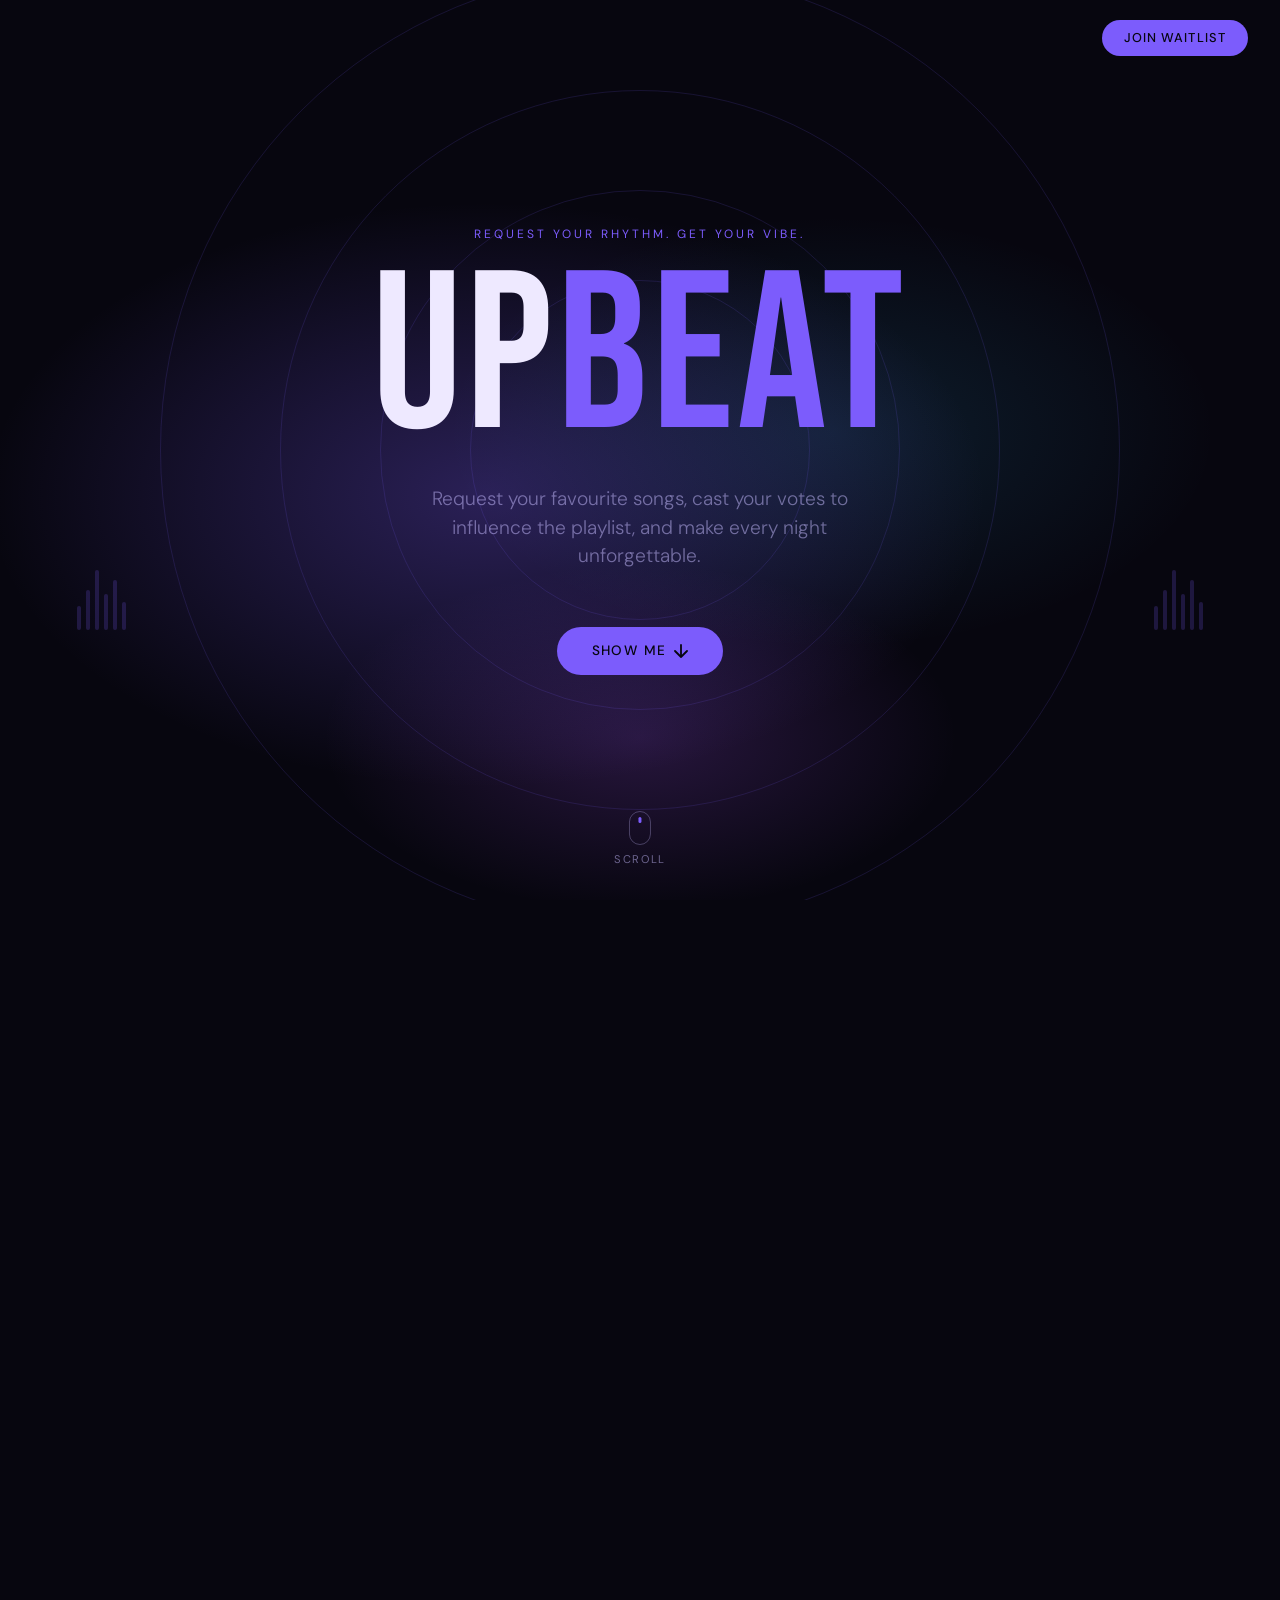
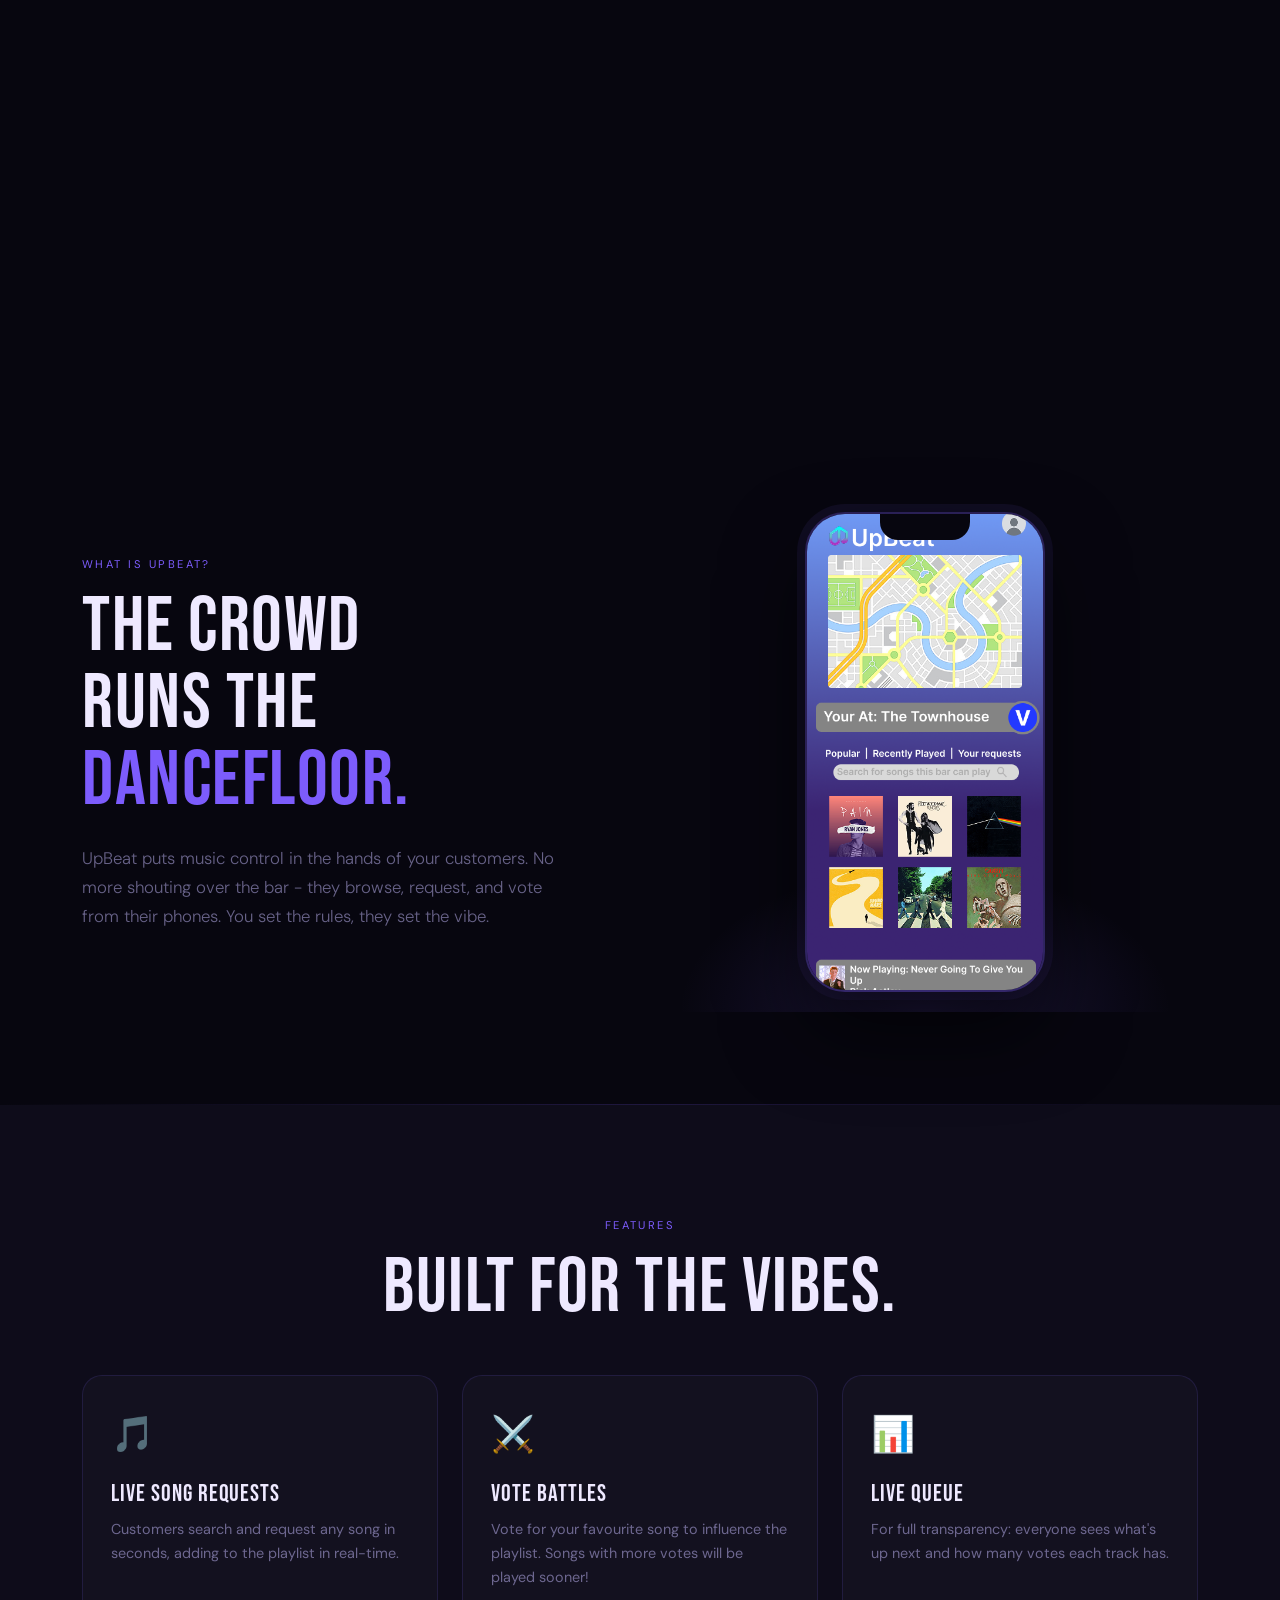
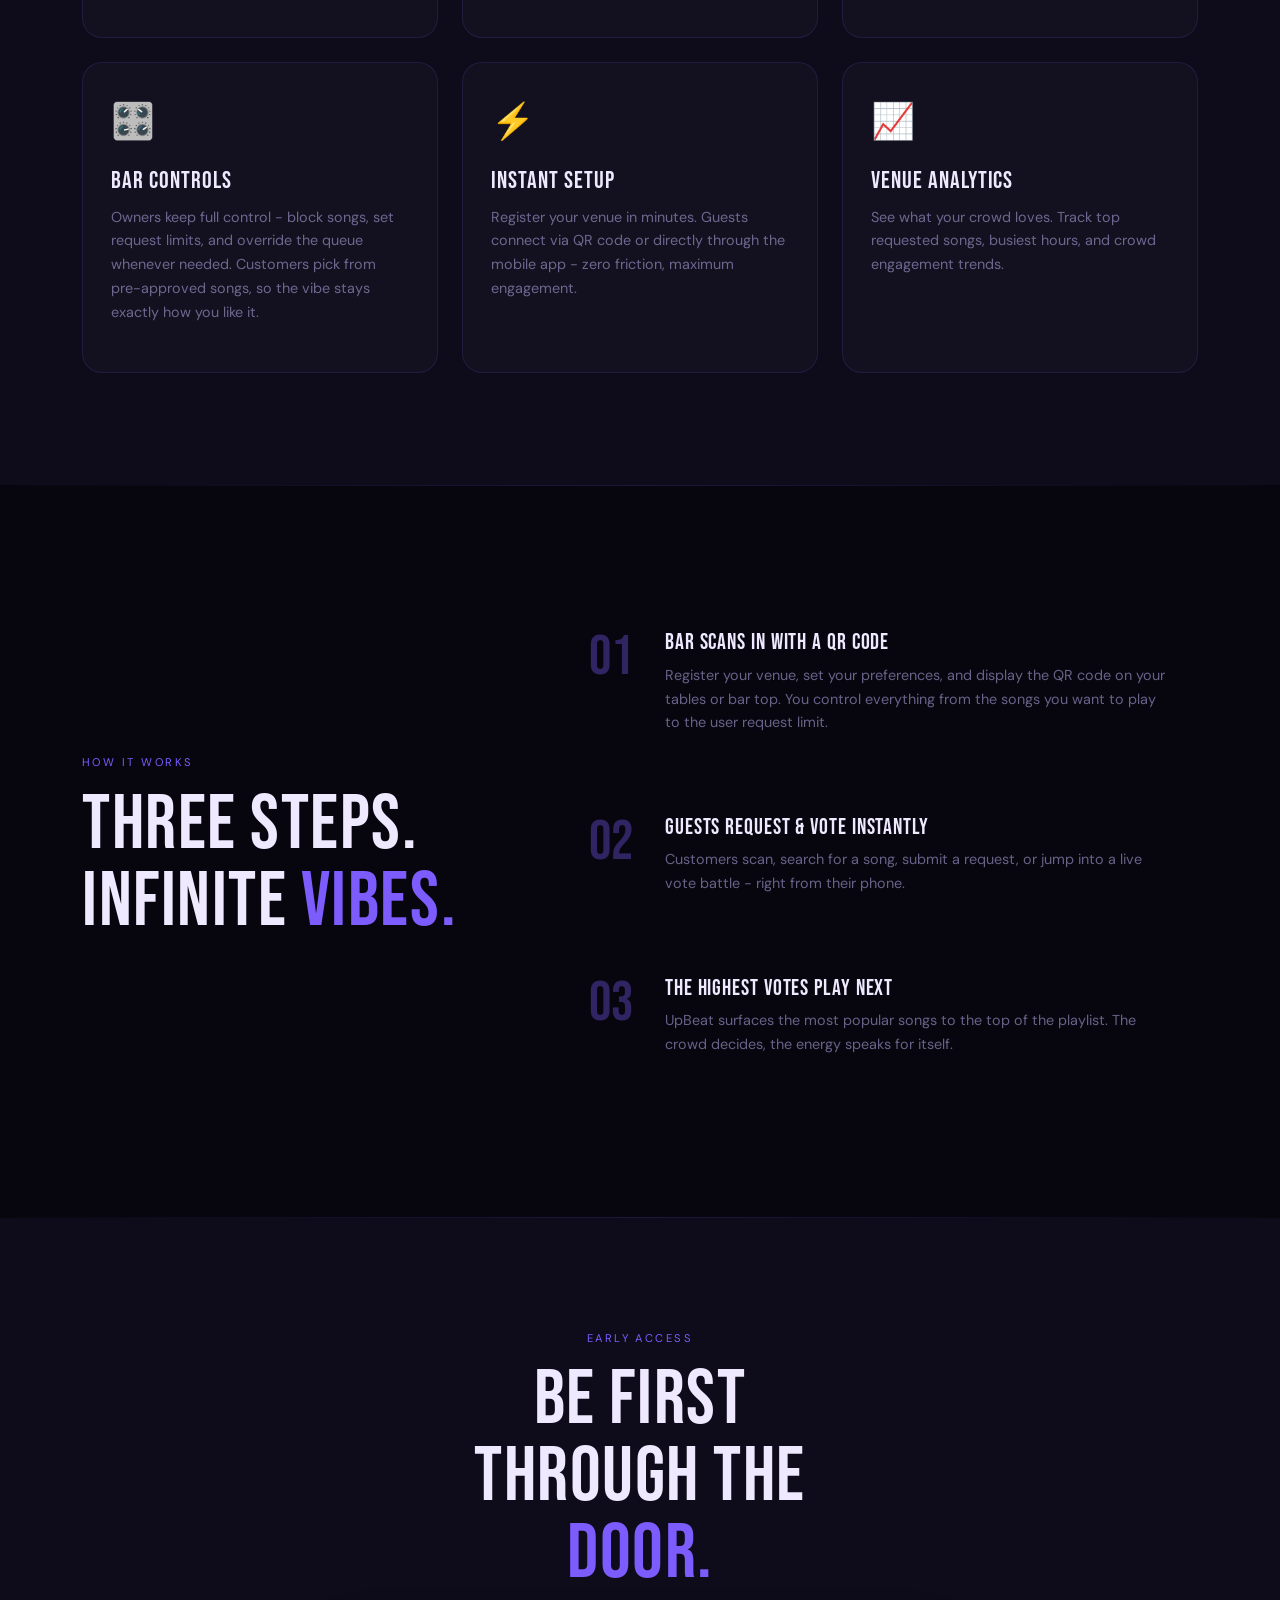
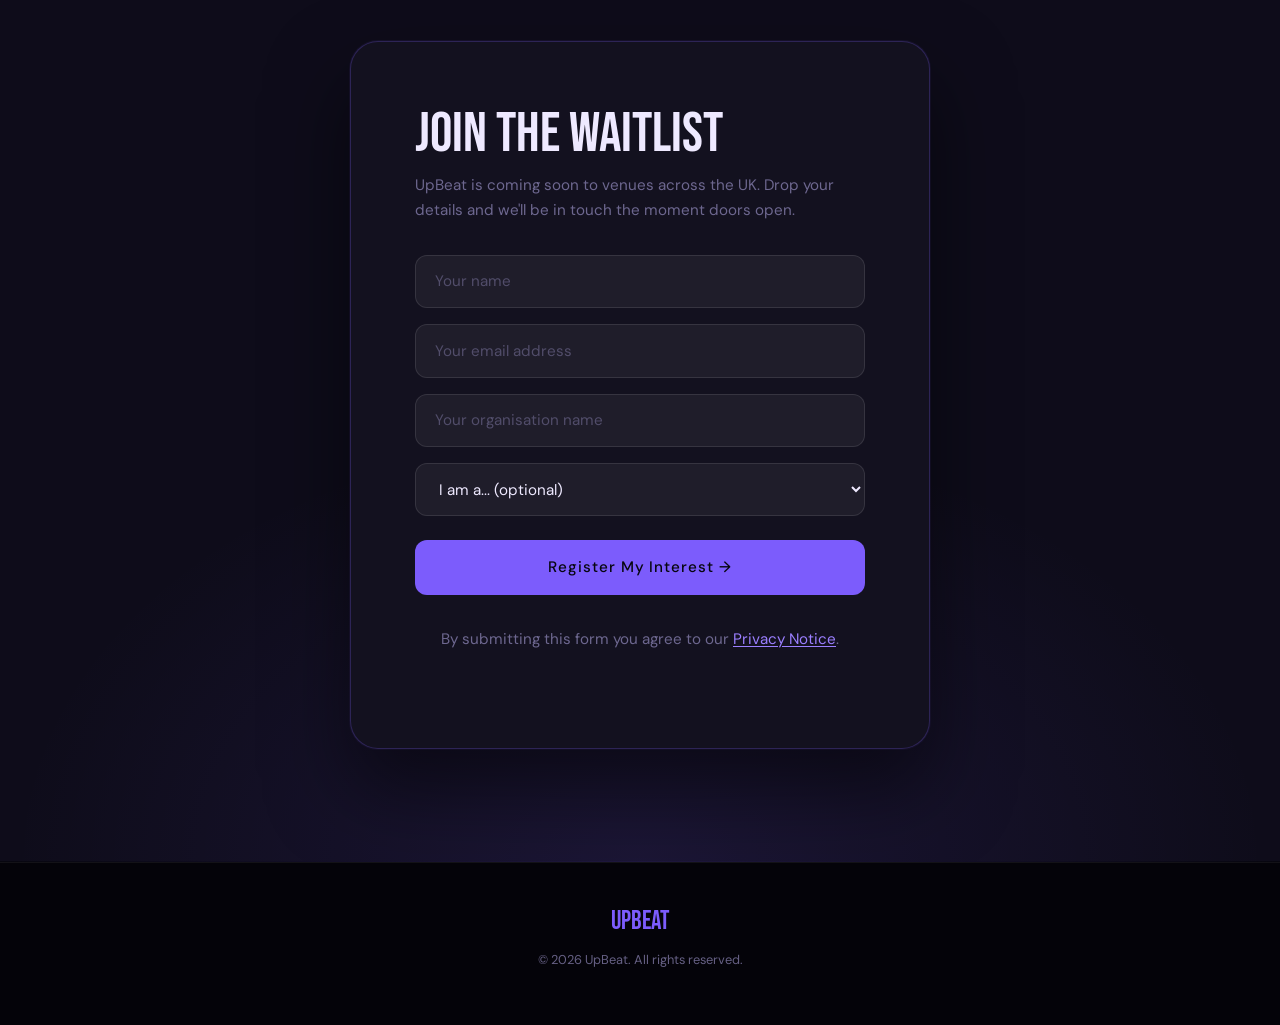
<file: index.html>
<!DOCTYPE html>
<html lang="en">

<head>
    <meta charset="UTF-8" />
    <meta name="viewport" content="width=device-width, initial-scale=1.0" />

    <title>UpBeat - Request your rhythm. Get your vibe.</title>
    <link rel="icon" type="image/x-icon" href="images/favicon.png">

    <link href="https://cdn.jsdelivr.net/npm/bootstrap@5.3.3/dist/css/bootstrap.min.css" rel="stylesheet" />
    <link
        href="https://fonts.googleapis.com/css2?family=Bebas+Neue&family=DM+Sans:ital,opsz,wght@0,9..40,300;0,9..40,400;0,9..40,500;1,9..40,300&display=swap"
        rel="stylesheet" />
    <link href="css/styles.css" rel="stylesheet" />
</head>

<body>
    <!-- NAV -->
    <nav id="main-nav">
        <span class="nav-logo">UpBeat</span>
        <a href="#waitlist" class="nav-cta">Join Waitlist</a>
    </nav>

    <!-- HERO -->
    <section id="hero">
        <div class="hero-glow"></div>
        <div class="rings">
            <div class="ring"></div>
            <div class="ring"></div>
            <div class="ring"></div>
            <div class="ring"></div>
        </div>
        <div class="soundbars left">
            <div class="bar"></div>
            <div class="bar"></div>
            <div class="bar"></div>
            <div class="bar"></div>
            <div class="bar"></div>
            <div class="bar"></div>
        </div>
        <div class="soundbars right">
            <div class="bar"></div>
            <div class="bar"></div>
            <div class="bar"></div>
            <div class="bar"></div>
            <div class="bar"></div>
            <div class="bar"></div>
        </div>
        <div class="hero-content">
            <p class="hero-eyebrow">Request your rhythm. Get your vibe.</p>
            <h1 class="hero-title">UP<span>BEAT</span></h1>
            <p class="hero-sub">Request your favourite songs, cast your votes to influence the playlist, and make every night unforgettable.</p>
            <a href="#" class="hero-btn" id="show-me-btn">
                Show Me
                <svg width="14" height="14" viewBox="0 0 14 14" fill="none">
                    <path d="M7 1v12M1 7l6 6 6-6" stroke="currentColor" stroke-width="1.8" stroke-linecap="round" stroke-linejoin="round" />
                </svg>
            </a>
        </div>
        <div class="scroll-hint">
            <div class="mouse"></div><span>Scroll</span>
        </div>
    </section>

    <!-- LOGO ZOOM ZONE -->
    <div id="zoom-zone">
        <div id="zoom-overlay">
            <span id="zoom-logo">UPBEAT</span>
        </div>
    </div>

    <!-- MAIN CONTENT -->
    <div id="main-content">

        <!-- What is UpBeat? -->
        <section class="section-dark" id="intro">
            <div class="container">
                <div class="row align-items-center gy-5">
                    <div class="col-lg-6 reveal">
                        <p class="label">What is UpBeat?</p>
                        <h2 class="section-title mb-4">The crowd<br />runs the<br /><span style="color:var(--primary)">dancefloor.</span></h2>
                        <p class="section-body">UpBeat puts music control in the hands of your customers. No more shouting over the bar - they browse, request, and vote from their phones. You set the rules, they set the vibe.</p>
                    </div>
                    <div class="col-lg-6 reveal" style="transition-delay:0.15s">
                        <div style="position:relative;">
                            <div class="phone-glow"></div>
                            <div class="phone-mock">
                                <img src="./images/iPhone 17 - 1.png" alt="UpBeat app screenshot" style="width:100%;height:100%;object-fit:cover;display:block;" />
                            </div>
                        </div>
                    </div>
                </div>
            </div>
        </section>

        <div class="accent-divider"></div>

        <!-- Features -->
        <section class="section-mid">
            <div class="container">
                <div class="text-center mb-5 reveal">
                    <p class="label">Features</p>
                    <h2 class="section-title">Built for the vibes.</h2>
                </div>
                <div class="row g-4">
                    <div class="col-md-6 col-lg-4 reveal" style="transition-delay:0.05s">
                        <div class="feat-card"><span class="feat-icon">🎵</span>
                            <h4>Live Song Requests</h4>
                            <p>Customers search and request any song in seconds, adding to the playlist in real-time.</p>
                        </div>
                    </div>
                    <div class="col-md-6 col-lg-4 reveal" style="transition-delay:0.1s">
                        <div class="feat-card"><span class="feat-icon">⚔️</span>
                            <h4>Vote Battles</h4>
                            <p>Vote for your favourite song to influence the playlist. Songs with more votes will be played sooner!</p>
                        </div>
                    </div>
                    <div class="col-md-6 col-lg-4 reveal" style="transition-delay:0.15s">
                        <div class="feat-card"><span class="feat-icon">📊</span>
                            <h4>Live Queue</h4>
                            <p>For full transparency: everyone sees what's up next and how many votes each track has.</p>
                        </div>
                    </div>
                    <div class="col-md-6 col-lg-4 reveal" style="transition-delay:0.2s">
                        <div class="feat-card"><span class="feat-icon">🎛️</span>
                            <h4>Bar Controls</h4>
                            <p>Owners keep full control - block songs, set request limits, and override the queue whenever needed. Customers pick from pre-approved songs, so the vibe stays exactly how you like it.</p>
                        </div>
                    </div>
                    <div class="col-md-6 col-lg-4 reveal" style="transition-delay:0.25s">
                        <div class="feat-card"><span class="feat-icon">⚡</span>
                            <h4>Instant Setup</h4>
                            <p>Register your venue in minutes. Guests connect via QR code or directly through the mobile app - zero friction, maximum engagement.</p>
                        </div>
                    </div>
                    <div class="col-md-6 col-lg-4 reveal" style="transition-delay:0.3s">
                        <div class="feat-card"><span class="feat-icon">📈</span>
                            <h4>Venue Analytics</h4>
                            <p>See what your crowd loves. Track top requested songs, busiest hours, and crowd engagement trends.</p>
                        </div>
                    </div>
                </div>
            </div>
        </section>

        <div class="accent-divider"></div>

        <!-- How It Works -->
        <section class="section-dark">
            <div class="container">
                <div class="row gy-5 align-items-center">
                    <div class="col-lg-5 reveal">
                        <p class="label">How It Works</p>
                        <h2 class="section-title mb-2">Three steps.<br />Infinite <span style="color:var(--primary)">vibes.</span></h2>
                    </div>
                    <div class="col-lg-7">
                        <div class="step reveal">
                            <div class="step-num">01</div>
                            <div class="step-text">
                                <h5>Bar scans in with a QR code</h5>
                                <p>Register your venue, set your preferences, and display the QR code on your tables or bar top. You control everything from the songs you want to play to the user request limit.</p>
                            </div>
                        </div>
                        <div class="step reveal" style="transition-delay:0.1s">
                            <div class="step-num">02</div>
                            <div class="step-text">
                                <h5>Guests request & vote instantly</h5>
                                <p>Customers scan, search for a song, submit a request, or jump into a live vote battle - right from their phone.</p>
                            </div>
                        </div>
                        <div class="step reveal" style="transition-delay:0.2s">
                            <div class="step-num">03</div>
                            <div class="step-text">
                                <h5>The highest votes play next</h5>
                                <p>UpBeat surfaces the most popular songs to the top of the playlist. The crowd decides, the energy speaks for itself.</p>
                            </div>
                        </div>
                    </div>
                </div>
            </div>
        </section>

        <div class="accent-divider"></div>

        <!-- Join Waitlist -->
        <section id="waitlist" class="section-mid">
            <div class="container">
                <div class="text-center mb-5 reveal">
                    <p class="label">Early Access</p>
                    <h2 class="section-title">Be first<br />through the<br /><span style="color:var(--primary)">door.</span></h2>
                </div>
                <div class="waitlist-box reveal">
                    <div id="form-area">
                        <h2>Join the waitlist</h2>
                        <p>UpBeat is coming soon to venues across the UK. Drop your details and we'll be in touch the moment doors open.</p>
                        <form id="waitlist-form" onsubmit="handleSubmit(event)" novalidate>
                            <div class="form-group"><input type="text" class="form-control-dark" id="wb-name" placeholder="Your name" required /></div>
                            <div class="form-group"><input type="email" class="form-control-dark" id="wb-email" placeholder="Your email address" required /></div>
                            <div class="form-group"><input type="text" class="form-control-dark" id="wb-org"  placeholder="Your organisation name" required /></div>
                            <div class="form-group">
                                <select class="form-control-dark" id="wb-role">
                                    <option value="" disabled selected>I am a... (optional)</option>
                                    <option>Venue Owner or Manager</option>
                                    <option>DJ or Entertainer</option>
                                    <option>Bartender</option>
                                    <option>Other</option>
                                </select>
                            </div>
                            <button type="submit" class="submit-btn">Register My Interest →</button>
                        </form>
                        <p></p>
                        <p class="privacy-note">By submitting this form you agree to our <a href="privacy.html">Privacy Notice</a>.</p>
                    </div>
                    <div class="success-msg" id="success-msg">
                        <div class="checkmark">🎵</div>
                        <h3>You're on the list!</h3>
                        <p>We'll be in touch as soon as UpBeat opens up. Get ready to turn up the volume.</p>
                    </div>
                </div>
            </div>
        </section>

        <div class="accent-divider"></div>

        <footer>
            <div class="footer-logo">UPBEAT</div>
            <p>© <span id="copyright-year"></span> UpBeat. All rights reserved.</p>
        </footer>
    </div>

    <script src="https://cdn.jsdelivr.net/npm/bootstrap@5.3.3/dist/js/bootstrap.bundle.min.js"></script>
    <script src="scripts/hero.js"></script>
    <script src="scripts/form.js"></script>
    <script src="scripts/footer.js"></script>
</body>

</html>
</file>
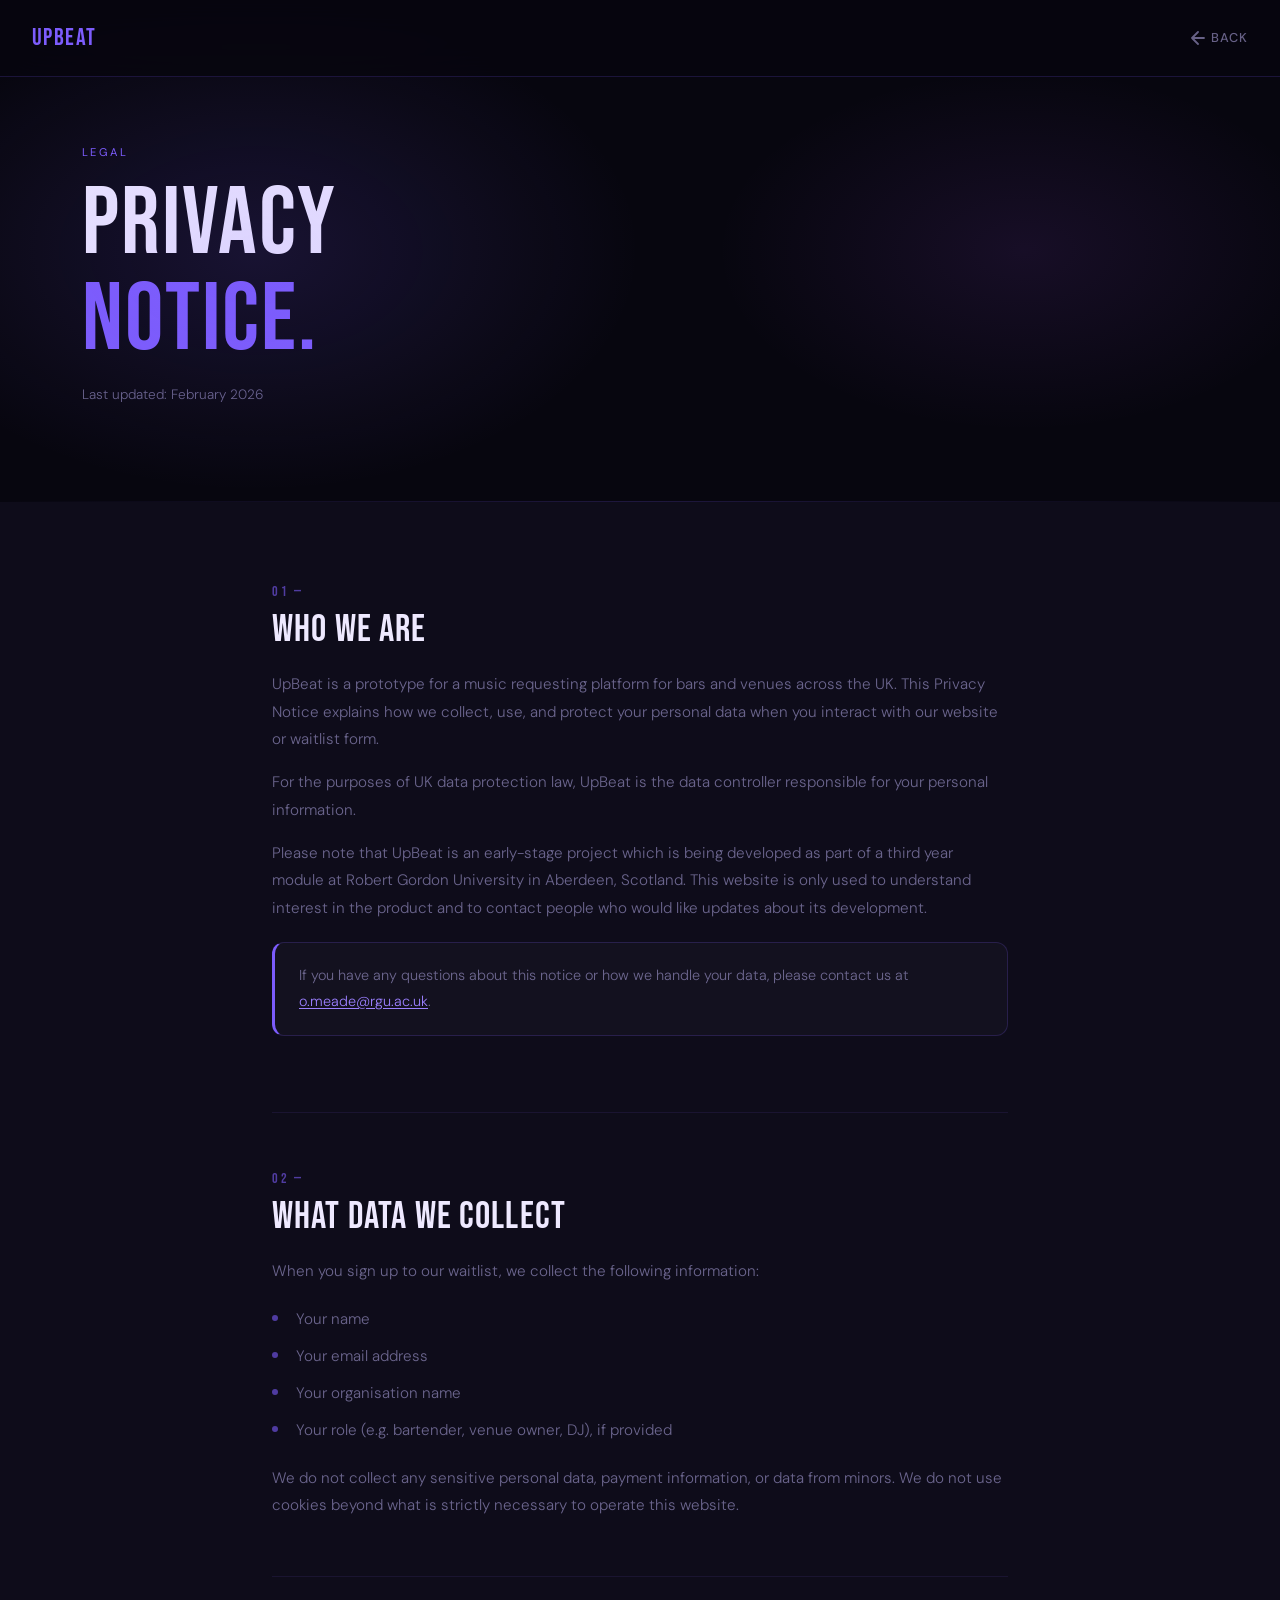
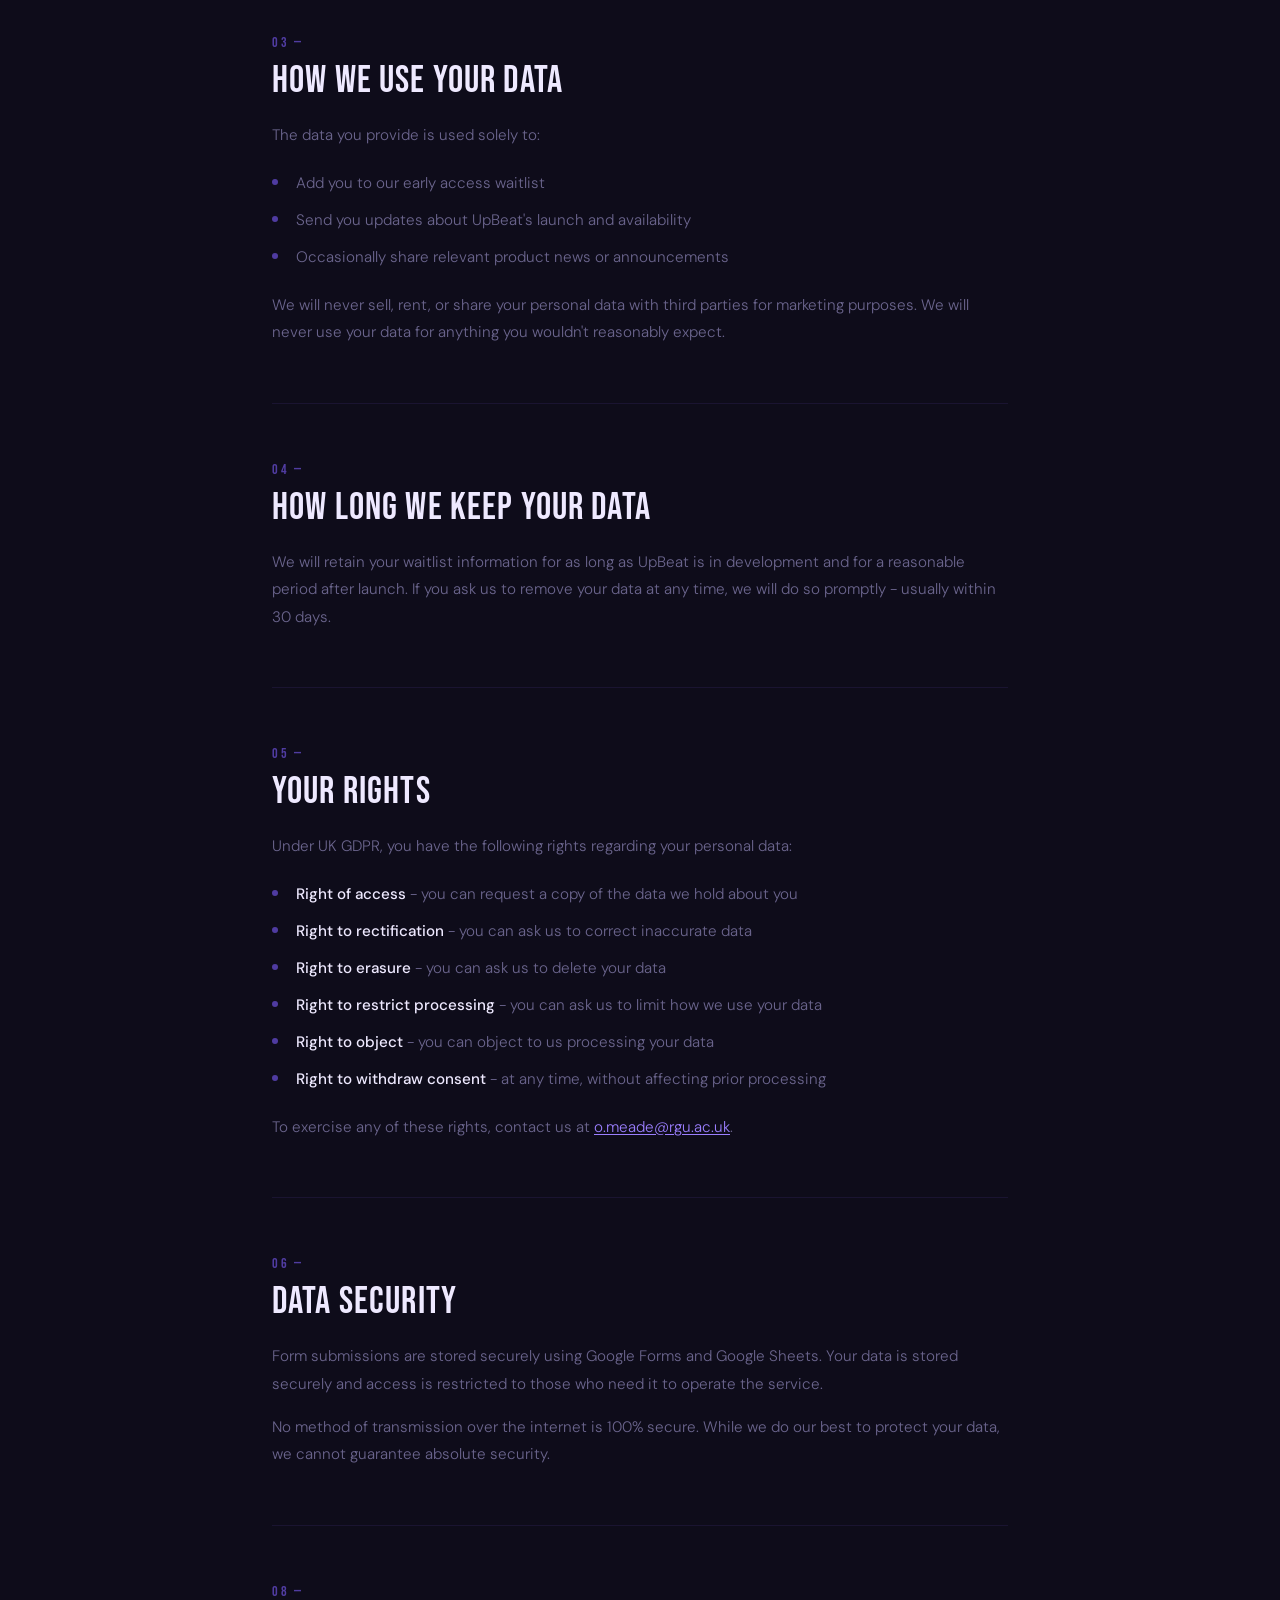
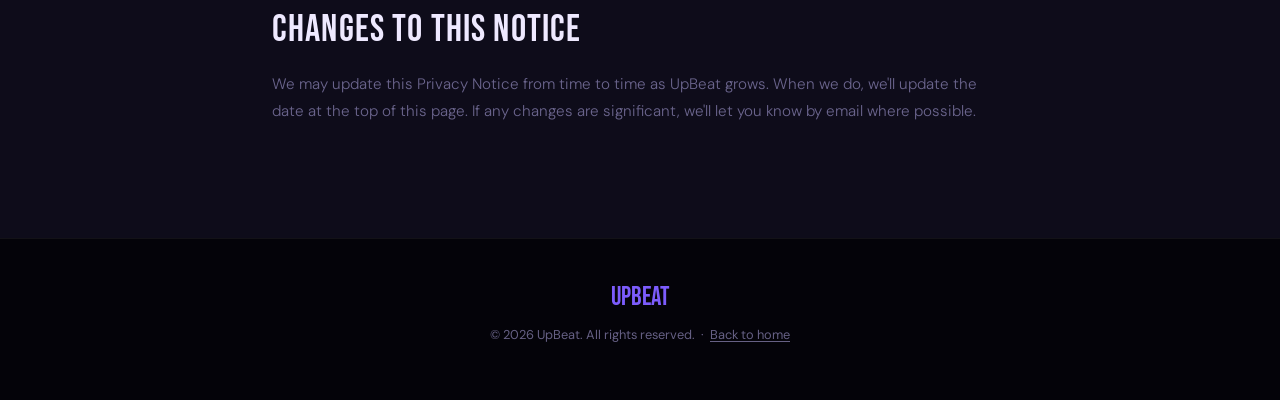
<file: privacy.html>
<!DOCTYPE html>
<html lang="en">

<head>
    <meta charset="UTF-8" />
    <meta name="viewport" content="width=device-width, initial-scale=1.0" />

    <title>Privacy Notice - UpBeat</title>
    <link rel="icon" type="image/x-icon" href="images/favicon.png">

    <link href="https://cdn.jsdelivr.net/npm/bootstrap@5.3.3/dist/css/bootstrap.min.css" rel="stylesheet" />
    <link href="https://fonts.googleapis.com/css2?family=Bebas+Neue&family=DM+Sans:ital,opsz,wght@0,9..40,300;0,9..40,400;0,9..40,500;1,9..40,300&display=swap" rel="stylesheet" />
    <link href="css/privacy.css" rel="stylesheet" />
</head>

<body>
    <!-- NAV -->
    <nav>
        <a href="index.html" class="nav-logo">UpBeat</a>
        <a href="index.html" class="nav-back">
            <svg width="14" height="14" viewBox="0 0 14 14" fill="none">
                <path d="M13 7H1M1 7l6-6M1 7l6 6" stroke="currentColor" stroke-width="1.8" stroke-linecap="round" stroke-linejoin="round" />
            </svg>
            Back
        </a>
    </nav>

    <!-- PAGE HEADER -->
    <div class="page-header">
        <div class="container">
            <span class="label">Legal</span>
            <h1>Privacy<br /><span style="color:var(--primary)">Notice.</span></h1>
            <p class="meta">Last updated: February 2026</p>
        </div>
    </div>

    <div class="accent-divider"></div>

    <!-- CONTENT -->
    <div class="privacy-content">
        <div class="container" style="max-width: 760px;">

            <div class="privacy-section reveal">
                <span class="section-num">01 —</span>
                <h2>Who We Are</h2>
                <p>UpBeat is a prototype for a music requesting platform for bars and venues across the UK. This Privacy Notice explains how we collect, use, and protect your personal data when you interact with our website or waitlist form.</p>
                
                <p>For the purposes of UK data protection law, UpBeat is the data controller responsible for your personal information.</p>
                
                <p>Please note that UpBeat is an early-stage project which is being developed as part of a third year module at Robert Gordon University in Aberdeen, Scotland. This website is only used to understand interest in the product and to contact people who would like updates about its development.</p>
                
                <div class="info-box">
                    <p>If you have any questions about this notice or how we handle your data, please contact us at <a href="mailto:o.meade@rgu.ac.uk">o.meade@rgu.ac.uk</a>.</p>
                </div>
            </div>

            <div class="privacy-section reveal">
                <span class="section-num">02 —</span>
                <h2>What Data We Collect</h2>
                <p>When you sign up to our waitlist, we collect the following information:</p>
                <ul>
                    <li>Your name</li>
                    <li>Your email address</li>
                    <li>Your organisation name</li>
                    <li>Your role (e.g. bartender, venue owner, DJ), if provided</li>
                </ul>
                <p>We do not collect any sensitive personal data, payment information, or data from minors. We do not use cookies beyond what is strictly necessary to operate this website.</p>
            </div>

            <div class="privacy-section reveal">
                <span class="section-num">03 —</span>
                <h2>How We Use Your Data</h2>
                <p>The data you provide is used solely to:</p>
                <ul>
                    <li>Add you to our early access waitlist</li>
                    <li>Send you updates about UpBeat's launch and availability</li>
                    <li>Occasionally share relevant product news or announcements</li>
                </ul>
                <p>We will never sell, rent, or share your personal data with third parties for marketing purposes. We will never use your data for anything you wouldn't reasonably expect.</p>
            </div>

            <div class="privacy-section reveal">
                <span class="section-num">04 —</span>
                <h2>How Long We Keep Your Data</h2>
                <p>We will retain your waitlist information for as long as UpBeat is in development and for a reasonable period after launch. If you ask us to remove your data at any time, we will do so promptly - usually within 30 days.</p>
            </div>

            <div class="privacy-section reveal">
                <span class="section-num">05 —</span>
                <h2>Your Rights</h2>
                <p>Under UK GDPR, you have the following rights regarding your personal data:</p>
                <ul>
                    <li><strong style="color:var(--text); font-weight:500;">Right of access</strong> - you can request a copy of the data we hold about you</li>
                    <li><strong style="color:var(--text); font-weight:500;">Right to rectification</strong> - you can ask us to correct inaccurate data</li>
                    <li><strong style="color:var(--text); font-weight:500;">Right to erasure</strong> - you can ask us to delete your data</li>
                    <li><strong style="color:var(--text); font-weight:500;">Right to restrict processing</strong> - you can ask us to limit how we use your data</li>
                    <li><strong style="color:var(--text); font-weight:500;">Right to object</strong> - you can object to us processing your data</li>
                    <li><strong style="color:var(--text); font-weight:500;">Right to withdraw consent</strong> - at any time, without affecting prior processing</li>
                </ul>
                <p>To exercise any of these rights, contact us at <a href="mailto:o.meade@rgu.ac.uk">o.meade@rgu.ac.uk</a>.</p>
            </div>

            <div class="privacy-section reveal">
                <span class="section-num">06 —</span>
                <h2>Data Security</h2>
                <p>Form submissions are stored securely using Google Forms and Google Sheets. Your data is stored securely and access is restricted to those who need it to operate the service.</p>
                <p>No method of transmission over the internet is 100% secure. While we do our best to protect your data, we cannot guarantee absolute security.</p>
            </div>

            <div class="privacy-section reveal">
                <span class="section-num">08 —</span>
                <h2>Changes to This Notice</h2>
                <p>We may update this Privacy Notice from time to time as UpBeat grows. When we do, we'll update the date at the top of this page. If any changes are significant, we'll let you know by email where possible.</p>
            </div>
        </div>
    </div>

    <footer>
        <div class="footer-logo">UPBEAT</div>
        <p>© <span id="copyright-year"></span> UpBeat. All rights reserved. &nbsp;·&nbsp; <a href="index.html">Back to home</a></p>
    </footer>

    <script src="scripts/footer.js"></script>
    <script src="scripts/privacy.js"></script>
</body>

</html>
</file>
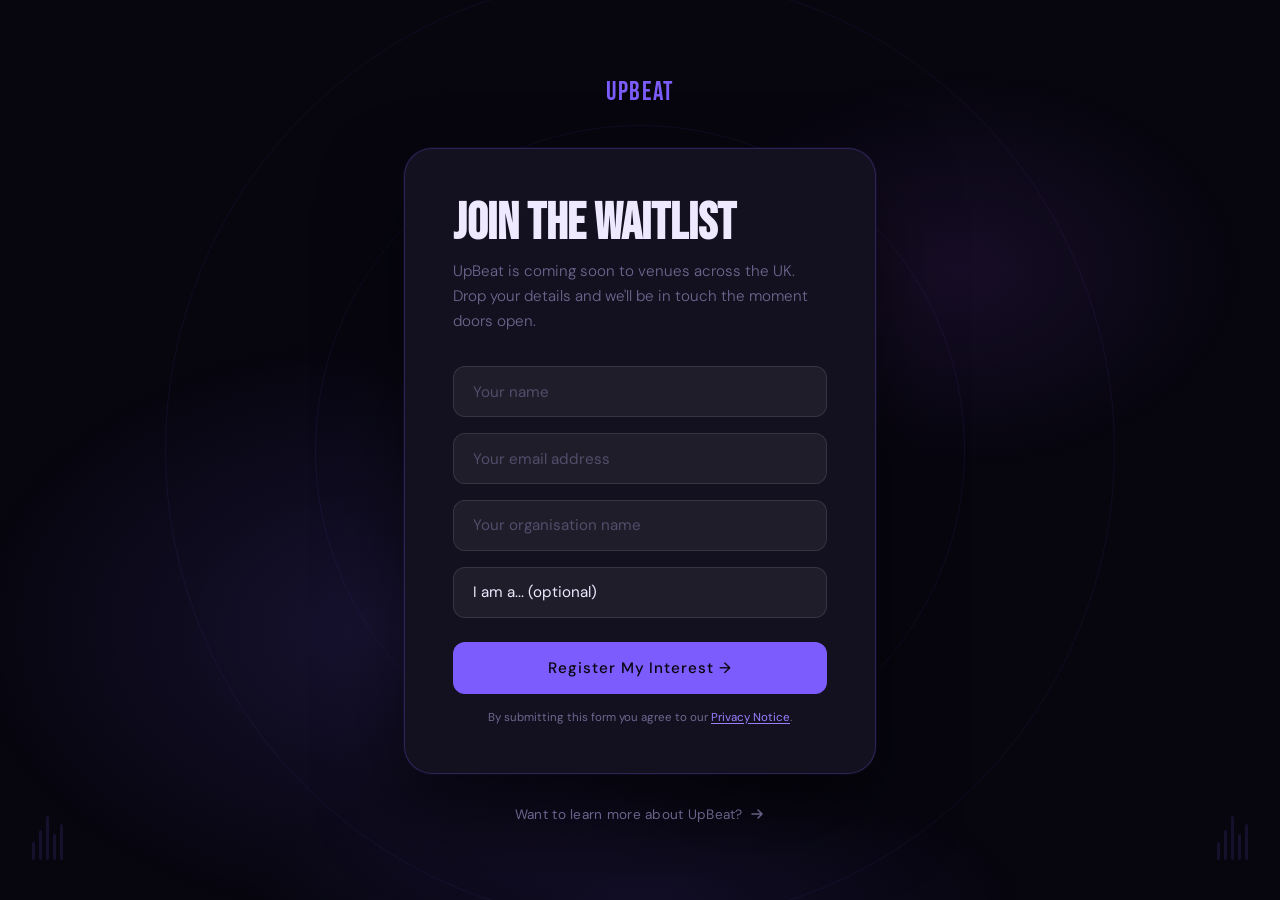
<file: waitlist.html>
<!DOCTYPE html>
<html lang="en">

<head>
    <meta charset="UTF-8">
    <meta name="viewport" content="width=device-width, initial-scale=1.0">
    <title>UpBeat - Join the Waitlist</title>
    <link rel="icon" type="image/x-icon" href="images/favicon.png">
    <link href="https://fonts.googleapis.com/css2?family=Bebas+Neue&family=DM+Sans:ital,opsz,wght@0,9..40,300;0,9..40,400;0,9..40,500;1,9..40,300&display=swap" rel="stylesheet" />
    <link href="css/waitlist.css" rel="stylesheet" />
</head>

<body>
    <!-- DECORATIONS -->
    <div class="bg-glow"></div>

    <div class="rings">
        <div class="ring"></div>
        <div class="ring"></div>
        <div class="ring"></div>
    </div>

    <div class="soundbars left">
        <div class="sbar"></div><div class="sbar"></div><div class="sbar"></div><div class="sbar"></div><div class="sbar"></div>
    </div>
    <div class="soundbars right">
        <div class="sbar"></div><div class="sbar"></div><div class="sbar"></div><div class="sbar"></div><div class="sbar"></div>
    </div>

    <!-- MAIN FORM -->
    <div class="page-wrap">
        <div class="logo">UpBeat</div>

        <div class="waitlist-card">
            <div id="form-area">
                <h1>Join the waitlist</h1>
                <p class="subtitle">UpBeat is coming soon to venues across the UK. Drop your details and we'll be in touch the moment doors open.</p>
                <form id="waitlist-form" onsubmit="handleSubmit(event)" novalidate>
                    <div class="form-group">
                        <input type="text" class="form-control-dark" id="wb-name" placeholder="Your name" required>
                    </div>
                    <div class="form-group">
                        <input type="email" class="form-control-dark" id="wb-email" placeholder="Your email address" required>
                    </div>
                    <div class="form-group">
                        <input type="text" class="form-control-dark" id="wb-org" placeholder="Your organisation name" required>
                    </div>
                    <div class="form-group">
                        <select class="form-control-dark" id="wb-role">
                            <option value="" disabled selected>I am a... (optional)</option>
                            <option>Venue Owner or Manager</option>
                            <option>DJ or Entertainer</option>
                            <option>Bartender</option>
                            <option>Other</option>
                        </select>
                    </div>
                    <button type="submit" class="submit-btn">Register My Interest &rarr;</button>
                </form>
                <p class="privacy-note">By submitting this form you agree to our <a href="privacy.html">Privacy Notice</a>.</p>
            </div>

            <!-- success message -->
            <div class="success-msg" id="success-msg">
                <div class="checkmark">🎵</div>
                <h3>You're on the list!</h3>
                <p>We'll be in touch as soon as UpBeat opens up. Get ready to turn up the volume.</p>
            </div>
        </div>

        <!-- learn more -->
        <div class="learn-more">
            <a href="index.html">
                Want to learn more about UpBeat?
                <svg width="16" height="16" viewBox="0 0 16 16" fill="none">
                    <path d="M3 8h10M9 4l4 4-4 4" stroke="currentColor" stroke-width="1.5" stroke-linecap="round" stroke-linejoin="round"/>
                </svg>
            </a>
        </div>
    </div>

    <!-- link the same form script from index -->
    <script src="scripts/form.js"></script>
</body>

</html>
</file>
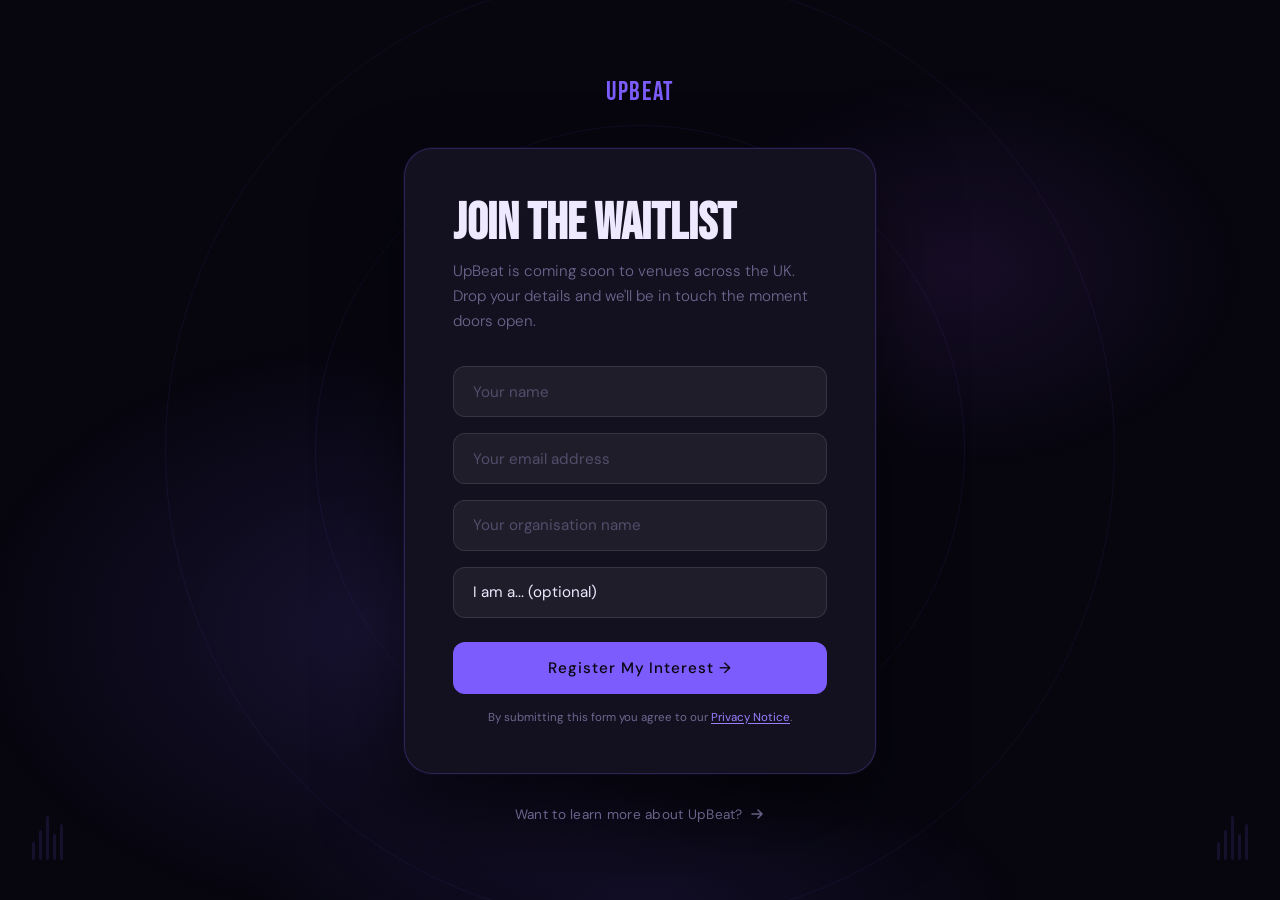
<file: marketing/waitlist.html>
<!DOCTYPE html>
<html lang="en">

<head>
    <meta charset="UTF-8">
    <meta name="viewport" content="width=device-width, initial-scale=1.0">
    <title>UpBeat - Join the Waitlist</title>
    <link rel="icon" type="image/x-icon" href="images/favicon.png">
    <link href="https://fonts.googleapis.com/css2?family=Bebas+Neue&family=DM+Sans:ital,opsz,wght@0,9..40,300;0,9..40,400;0,9..40,500;1,9..40,300&display=swap" rel="stylesheet" />
    <link href="css/waitlist.css" rel="stylesheet" />
</head>

<body>
    <!-- DECORATIONS -->
    <div class="bg-glow"></div>

    <div class="rings">
        <div class="ring"></div>
        <div class="ring"></div>
        <div class="ring"></div>
    </div>

    <div class="soundbars left">
        <div class="sbar"></div><div class="sbar"></div><div class="sbar"></div><div class="sbar"></div><div class="sbar"></div>
    </div>
    <div class="soundbars right">
        <div class="sbar"></div><div class="sbar"></div><div class="sbar"></div><div class="sbar"></div><div class="sbar"></div>
    </div>

    <!-- MAIN FORM -->
    <div class="page-wrap">
        <div class="logo">UpBeat</div>

        <div class="waitlist-card">
            <div id="form-area">
                <h1>Join the waitlist</h1>
                <p class="subtitle">UpBeat is coming soon to venues across the UK. Drop your details and we'll be in touch the moment doors open.</p>
                <form id="waitlist-form" onsubmit="handleSubmit(event)" novalidate>
                    <div class="form-group">
                        <input type="text" class="form-control-dark" id="wb-name" placeholder="Your name" required>
                    </div>
                    <div class="form-group">
                        <input type="email" class="form-control-dark" id="wb-email" placeholder="Your email address" required>
                    </div>
                    <div class="form-group">
                        <input type="text" class="form-control-dark" id="wb-org" placeholder="Your organisation name" required>
                    </div>
                    <div class="form-group">
                        <select class="form-control-dark" id="wb-role">
                            <option value="" disabled selected>I am a... (optional)</option>
                            <option>Venue Owner or Manager</option>
                            <option>DJ or Entertainer</option>
                            <option>Bartender</option>
                            <option>Other</option>
                        </select>
                    </div>
                    <button type="submit" class="submit-btn">Register My Interest &rarr;</button>
                </form>
                <p class="privacy-note">By submitting this form you agree to our <a href="privacy.html">Privacy Notice</a>.</p>
            </div>

            <!-- success message -->
            <div class="success-msg" id="success-msg">
                <div class="checkmark">🎵</div>
                <h3>You're on the list!</h3>
                <p>We'll be in touch as soon as UpBeat opens up. Get ready to turn up the volume.</p>
            </div>
        </div>

        <!-- learn more -->
        <div class="learn-more">
            <a href="https://owenrgu.github.io/pirates/marketing/">
                Want to learn more about UpBeat?
                <svg width="16" height="16" viewBox="0 0 16 16" fill="none">
                    <path d="M3 8h10M9 4l4 4-4 4" stroke="currentColor" stroke-width="1.5" stroke-linecap="round" stroke-linejoin="round"/>
                </svg>
            </a>
        </div>
    </div>

    <!-- link the same form script from index -->
    <script src="scripts/form.js"></script>
</body>

</html>
</file>
<file: css/styles.css>
:root {
    --primary: #7C5CFC;
    --primary-light: #9B7FFF;
    --secondary: #A855F7;
    --dark: #07060F;
    --mid: #0E0C1A;
    --surface: #13111F;
    --text: #EEE9FF;
    --muted: rgba(200, 190, 255, 0.5);
}

* {
    margin: 0;
    padding: 0;
    box-sizing: border-box;
}

html {
    scroll-behavior: smooth;
}

body {
    background: var(--dark);
    color: var(--text);
    font-family: 'DM Sans', sans-serif;
    overflow-x: hidden;
}

/* ── NAV ── */
nav {
    position: fixed;
    top: 0;
    left: 0;
    right: 0;
    z-index: 200;
    padding: 1.25rem 2rem;
    display: flex;
    justify-content: space-between;
    align-items: center;
    transition: background 0.4s, backdrop-filter 0.4s;
}

nav.scrolled {
    background: rgba(7, 6, 15, 0.88);
    backdrop-filter: blur(18px);
    border-bottom: 1px solid rgba(124, 92, 252, 0.18);
}

.nav-logo {
    font-family: 'Bebas Neue', sans-serif;
    font-size: 1.5rem;
    letter-spacing: 0.06em;
    color: var(--primary);
    opacity: 0;
    transition: opacity 0.4s;
}

nav.scrolled .nav-logo {
    opacity: 1;
}

.nav-cta {
    background: var(--primary);
    color: var(--dark);
    font-size: 0.8rem;
    font-weight: 500;
    letter-spacing: 0.08em;
    text-transform: uppercase;
    padding: 0.5rem 1.4rem;
    border-radius: 100px;
    text-decoration: none;
    transition: background 0.2s, transform 0.2s;
}

.nav-cta:hover {
    background: var(--primary-light);
    transform: scale(1.04);
    color: var(--dark);
}

/* ── HERO ── */
#hero {
    position: relative;
    height: 100vh;
    display: flex;
    flex-direction: column;
    align-items: center;
    justify-content: center;
    overflow: hidden;
}

.hero-glow {
    position: absolute;
    inset: 0;
    background:
        radial-gradient(ellipse 60% 50% at 38% 55%, rgba(124, 92, 252, 0.30) 0%, transparent 65%),
        radial-gradient(ellipse 50% 40% at 65% 48%, rgba(56, 189, 248, 0.13) 0%, transparent 60%),
        radial-gradient(ellipse 45% 35% at 50% 82%, rgba(168, 85, 247, 0.20) 0%, transparent 55%);
    animation: pulse-glow 4s ease-in-out infinite alternate;
}

@keyframes pulse-glow {
    from {
        opacity: 0.7;
        transform: scale(1);
    }

    to {
        opacity: 1;
        transform: scale(1.08);
    }
}

.rings {
    position: absolute;
    top: 50%;
    left: 50%;
    transform: translate(-50%, -50%);
    pointer-events: none;
}

.ring {
    position: absolute;
    border-radius: 50%;
    border: 1px solid rgba(124, 92, 252, 0.15);
    top: 50%;
    left: 50%;
    transform: translate(-50%, -50%);
    animation: ring-expand 5s ease-out infinite;
}

.ring:nth-child(1) {
    width: 340px;
    height: 340px;
    animation-delay: 0s;
}

.ring:nth-child(2) {
    width: 520px;
    height: 520px;
    animation-delay: 1s;
}

.ring:nth-child(3) {
    width: 720px;
    height: 720px;
    animation-delay: 2s;
}

.ring:nth-child(4) {
    width: 960px;
    height: 960px;
    animation-delay: 3s;
}

@keyframes ring-expand {
    0% {
        opacity: 0;
        transform: translate(-50%, -50%) scale(0.6);
    }

    30% {
        opacity: 1;
    }

    100% {
        opacity: 0;
        transform: translate(-50%, -50%) scale(1.15);
    }
}

.soundbars {
    position: absolute;
    bottom: 30%;
    display: flex;
    gap: 5px;
    align-items: flex-end;
    opacity: 0.2;
}

.soundbars.left {
    left: 6%;
}

.soundbars.right {
    right: 6%;
}

.bar {
    width: 4px;
    border-radius: 2px;
    background: var(--primary);
    animation: bar-dance 1.2s ease-in-out infinite alternate;
}

.bar:nth-child(1) {
    height: 24px;
    animation-delay: 0.0s;
}

.bar:nth-child(2) {
    height: 40px;
    animation-delay: 0.2s;
}

.bar:nth-child(3) {
    height: 60px;
    animation-delay: 0.1s;
}

.bar:nth-child(4) {
    height: 36px;
    animation-delay: 0.3s;
}

.bar:nth-child(5) {
    height: 50px;
    animation-delay: 0.15s;
}

.bar:nth-child(6) {
    height: 28px;
    animation-delay: 0.25s;
}

@keyframes bar-dance {
    from {
        transform: scaleY(0.4);
    }

    to {
        transform: scaleY(1.0);
    }
}

.hero-content {
    position: relative;
    z-index: 2;
    text-align: center;
    padding: 0 1.5rem;
}

.hero-eyebrow {
    font-size: 0.75rem;
    letter-spacing: 0.25em;
    text-transform: uppercase;
    color: var(--primary);
    margin-bottom: 1rem;
    opacity: 0;
    animation: fade-up 0.8s 0.3s forwards;
}

.hero-title {
    font-family: 'Bebas Neue', sans-serif;
    font-size: clamp(5rem, 18vw, 14rem);
    line-height: 0.9;
    letter-spacing: 0.02em;
    color: var(--text);
    opacity: 0;
    animation: fade-up 0.8s 0.5s forwards;
}

.hero-title span {
    color: var(--primary);
}

.hero-sub {
    margin-top: 1.5rem;
    font-size: clamp(0.95rem, 2.5vw, 1.2rem);
    color: var(--muted);
    font-weight: 300;
    max-width: 420px;
    margin-left: auto;
    margin-right: auto;
    opacity: 0;
    animation: fade-up 0.8s 0.7s forwards;
}

.hero-btn {
    display: inline-flex;
    align-items: center;
    gap: 0.5rem;
    margin-top: 2.5rem;
    background: var(--primary);
    color: var(--dark);
    font-weight: 500;
    font-size: 0.85rem;
    letter-spacing: 0.1em;
    text-transform: uppercase;
    padding: 0.85rem 2.2rem;
    border-radius: 100px;
    text-decoration: none;
    opacity: 0;
    animation: fade-up 0.8s 0.9s forwards;
    transition: transform 0.2s, background 0.2s, box-shadow 0.2s;
}

.hero-btn:hover {
    transform: scale(1.05);
    background: var(--primary-light);
    color: var(--dark);
    box-shadow: 0 0 32px rgba(124, 92, 252, 0.5);
}

.hero-btn svg {
    transition: transform 0.2s;
}

.hero-btn:hover svg {
    transform: translateY(3px);
}

@keyframes fade-up {
    from {
        opacity: 0;
        transform: translateY(24px);
    }

    to {
        opacity: 1;
        transform: translateY(0);
    }
}

.scroll-hint {
    position: absolute;
    bottom: 2rem;
    left: 50%;
    transform: translateX(-50%);
    z-index: 2;
    display: flex;
    flex-direction: column;
    align-items: center;
    gap: 0.4rem;
    color: var(--muted);
    font-size: 0.7rem;
    letter-spacing: 0.15em;
    text-transform: uppercase;
    opacity: 0;
    animation: fade-in 1s 1.5s forwards;
}

.scroll-hint .mouse {
    width: 22px;
    height: 34px;
    border: 1.5px solid rgba(200, 190, 255, 0.3);
    border-radius: 11px;
    position: relative;
}

.scroll-hint .mouse::before {
    content: '';
    position: absolute;
    width: 3px;
    height: 6px;
    background: var(--primary);
    border-radius: 2px;
    top: 5px;
    left: 50%;
    transform: translateX(-50%);
    animation: scroll-dot 1.8s ease-in-out infinite;
}

@keyframes scroll-dot {

    0%,
    100% {
        opacity: 1;
        transform: translateX(-50%) translateY(0);
    }

    70% {
        opacity: 0;
        transform: translateX(-50%) translateY(10px);
    }
}

@keyframes fade-in {
    to {
        opacity: 1;
    }
}

/* ── LOGO ZOOM ── */
#zoom-zone {
    position: relative;
    height: 300vh;
}

#zoom-overlay {
    position: fixed;
    inset: 0;
    z-index: 10;
    display: flex;
    align-items: center;
    justify-content: center;
    pointer-events: none;
    opacity: 0;
    transition: opacity 0.05s linear;
}

#zoom-logo {
    font-family: 'Bebas Neue', sans-serif;
    font-size: clamp(4rem, 14vw, 10rem);
    color: var(--primary);
    letter-spacing: 0.06em;
    transform-origin: center center;
    will-change: transform, opacity;
    display: block;
}

/* ── SECTIONS ── */
.section-dark {
    background: var(--dark);
    padding: 7rem 0;
}

.section-mid {
    background: var(--mid);
    padding: 7rem 0;
}

.label {
    font-size: 0.7rem;
    letter-spacing: 0.22em;
    text-transform: uppercase;
    color: var(--primary);
    margin-bottom: 1rem;
}

.section-title {
    font-family: 'Bebas Neue', sans-serif;
    font-size: clamp(2.6rem, 6vw, 5rem);
    line-height: 1;
    letter-spacing: 0.02em;
}

.section-body {
    color: var(--muted);
    font-size: 1.05rem;
    font-weight: 300;
    line-height: 1.75;
    max-width: 480px;
}

.feat-card {
    background: var(--surface);
    border: 1px solid rgba(124, 92, 252, 0.14);
    border-radius: 20px;
    padding: 2rem 1.75rem;
    height: 100%;
    transition: border-color 0.3s, transform 0.3s, box-shadow 0.3s;
    position: relative;
    overflow: hidden;
}

.feat-card::before {
    content: '';
    position: absolute;
    inset: 0;
    background: radial-gradient(circle at top left, rgba(124, 92, 252, 0.09) 0%, transparent 60%);
    opacity: 0;
    transition: opacity 0.3s;
}

.feat-card:hover {
    border-color: rgba(124, 92, 252, 0.5);
    transform: translateY(-6px);
    box-shadow: 0 24px 60px rgba(0, 0, 0, 0.5);
}

.feat-card:hover::before {
    opacity: 1;
}

.feat-icon {
    font-size: 2.2rem;
    margin-bottom: 1.2rem;
    display: block;
}

.feat-card h4 {
    font-family: 'Bebas Neue', sans-serif;
    font-size: 1.5rem;
    letter-spacing: 0.04em;
    margin-bottom: 0.6rem;
}

.feat-card p {
    font-size: 0.9rem;
    color: var(--muted);
    line-height: 1.65;
}

.step {
    display: flex;
    gap: 1.75rem;
    align-items: flex-start;
    padding: 2rem;
    border-radius: 16px;
    transition: background 0.3s;
}

.step:hover {
    background: rgba(124, 92, 252, 0.06);
}

.step-num {
    font-family: 'Bebas Neue', sans-serif;
    font-size: 3.5rem;
    color: var(--primary);
    opacity: 0.35;
    line-height: 1;
    min-width: 3rem;
}

.step-text h5 {
    font-family: 'Bebas Neue', sans-serif;
    font-size: 1.4rem;
    letter-spacing: 0.04em;
    margin-bottom: 0.4rem;
}

.step-text p {
    font-size: 0.9rem;
    color: var(--muted);
    line-height: 1.65;
}

.phone-mock {
    position: relative;
    width: 240px;
    height: 480px;
    border-radius: 40px;
    overflow: hidden;
    border: 2px solid rgba(124, 92, 252, 0.3);
    box-shadow: 0 40px 80px rgba(0, 0, 0, 0.6), 0 0 0 8px rgba(124, 92, 252, 0.08);
    margin: 0 auto;
}

.phone-mock::before {
    content: '';
    position: absolute;
    top: 0;
    left: 50%;
    transform: translateX(-50%);
    width: 90px;
    height: 26px;
    background: var(--dark);
    border-radius: 0 0 18px 18px;
    z-index: 2;
}

.phone-glow {
    position: absolute;
    inset: -20px;
    background: radial-gradient(ellipse 60% 40% at 50% 100%, rgba(124, 92, 252, 0.18) 0%, transparent 70%);
    pointer-events: none;
}

.accent-divider {
    height: 1px;
    background: linear-gradient(90deg, transparent, var(--primary), transparent);
    opacity: 0.2;
}

/* ── WAITLIST ── */
#waitlist {
    position: relative;
    overflow: hidden;
}

#waitlist::before {
    content: '';
    position: absolute;
    inset: 0;
    background: radial-gradient(ellipse 70% 50% at 50% 100%, rgba(124, 92, 252, 0.12) 0%, transparent 70%);
    pointer-events: none;
}

.waitlist-box {
    background: var(--surface);
    border: 1px solid rgba(124, 92, 252, 0.25);
    border-radius: 28px;
    padding: clamp(2rem, 5vw, 4rem);
    max-width: 580px;
    margin: 0 auto;
    position: relative;
    box-shadow: 0 40px 80px rgba(0, 0, 0, 0.5), 0 0 0 1px rgba(124, 92, 252, 0.08);
}

.waitlist-box h2 {
    font-family: 'Bebas Neue', sans-serif;
    font-size: clamp(2.2rem, 5vw, 3.5rem);
    line-height: 1.05;
    margin-bottom: 0.5rem;
}

.waitlist-box>div>p {
    color: var(--muted);
    font-size: 0.95rem;
    line-height: 1.65;
    margin-bottom: 2rem;
}

.form-group {
    margin-bottom: 1rem;
}

.form-control-dark {
    width: 100%;
    background: rgba(255, 255, 255, 0.05);
    border: 1px solid rgba(255, 255, 255, 0.1);
    border-radius: 12px;
    padding: 0.9rem 1.2rem;
    color: var(--text);
    font-family: 'DM Sans', sans-serif;
    font-size: 0.95rem;
    transition: border-color 0.2s, box-shadow 0.2s;
    outline: none;
}

.form-control-dark::placeholder {
    color: rgba(200, 190, 255, 0.3);
}

.form-control-dark:focus {
    border-color: rgba(124, 92, 252, 0.6);
    box-shadow: 0 0 0 3px rgba(124, 92, 252, 0.12);
    background: rgba(255, 255, 255, 0.07);
}

.form-control-dark option {
    background: var(--surface);
    color: var(--text);
}

.submit-btn {
    width: 100%;
    background: var(--primary);
    color: var(--dark);
    border: none;
    border-radius: 12px;
    padding: 1rem;
    font-family: 'DM Sans', sans-serif;
    font-weight: 500;
    font-size: 0.95rem;
    letter-spacing: 0.06em;
    cursor: pointer;
    transition: background 0.2s, transform 0.2s, box-shadow 0.2s;
    margin-top: 0.5rem;
}

.submit-btn:hover {
    background: var(--primary-light);
    transform: translateY(-2px);
    box-shadow: 0 12px 32px rgba(124, 92, 252, 0.4);
}

.form-note {
    font-size: 0.72rem;
    color: var(--muted);
    text-align: center;
    margin-top: 1rem;
}

.privacy-note {
    font-size: 0.72rem;
    color: var(--muted);
    text-align: center;
    margin-top: 0.4rem;
}

.privacy-note a {
    color: var(--primary-light);
    text-decoration: underline;
    text-underline-offset: 2px;
    transition: color 0.2s;
}

.privacy-note a:hover {
    color: var(--text);
}

.success-msg {
    display: none;
    text-align: center;
    padding: 2rem;
}

.success-msg .checkmark {
    font-size: 3rem;
    margin-bottom: 1rem;
}

.success-msg h3 {
    font-family: 'Bebas Neue', sans-serif;
    font-size: 2rem;
    color: var(--primary);
}

.success-msg p {
    color: var(--muted);
    font-size: 0.9rem;
}

/* ── FOOTER ── */
footer {
    background: #040309;
    border-top: 1px solid rgba(255, 255, 255, 0.06);
    padding: 2.5rem 0;
    text-align: center;
    color: var(--muted);
    font-size: 0.8rem;
}

.footer-logo {
    font-family: 'Bebas Neue', sans-serif;
    font-size: 1.6rem;
    color: var(--primary);
    margin-bottom: 0.5rem;
}

/* ── REVEAL ── */
.reveal {
    opacity: 0;
    transform: translateY(30px);
    transition: opacity 0.7s ease, transform 0.7s ease;
}

.reveal.visible {
    opacity: 1;
    transform: translateY(0);
}

@keyframes shake {

    0%,
    100% {
        transform: translateX(0);
    }

    20% {
        transform: translateX(-8px);
    }

    40% {
        transform: translateX(8px);
    }

    60% {
        transform: translateX(-5px);
    }

    80% {
        transform: translateX(5px);
    }
}

@media (max-width: 768px) {

    .soundbars.left,
    .soundbars.right {
        display: none;
    }

    .phone-mock {
        width: 200px;
        height: 400px;
    }
}
</file>
<file: css/privacy.css>
:root {
    --primary: #7C5CFC;
    --primary-light: #9B7FFF;
    --secondary: #A855F7;
    --dark: #07060F;
    --mid: #0E0C1A;
    --surface: #13111F;
    --text: #EEE9FF;
    --muted: rgba(200, 190, 255, 0.5);
}

* {
    margin: 0;
    padding: 0;
    box-sizing: border-box;
}

html {
    scroll-behavior: smooth;
}

body {
    background: var(--dark);
    color: var(--text);
    font-family: 'DM Sans', sans-serif;
    overflow-x: hidden;
}

/* ── NAV ── */
nav {
    position: fixed;
    top: 0;
    left: 0;
    right: 0;
    z-index: 200;
    padding: 1.25rem 2rem;
    display: flex;
    justify-content: space-between;
    align-items: center;
    background: rgba(7, 6, 15, 0.88);
    backdrop-filter: blur(18px);
    border-bottom: 1px solid rgba(124, 92, 252, 0.18);
}

.nav-logo {
    font-family: 'Bebas Neue', sans-serif;
    font-size: 1.5rem;
    letter-spacing: 0.06em;
    color: var(--primary);
    text-decoration: none;
}

.nav-back {
    font-size: 0.8rem;
    font-weight: 500;
    letter-spacing: 0.08em;
    text-transform: uppercase;
    color: var(--muted);
    text-decoration: none;
    display: flex;
    align-items: center;
    gap: 0.4rem;
    transition: color 0.2s;
}

.nav-back:hover {
    color: var(--text);
}

.nav-back svg {
    transition: transform 0.2s;
}

.nav-back:hover svg {
    transform: translateX(-3px);
}

/* ── PAGE HEADER ── */
.page-header {
    padding: 9rem 0 5rem;
    position: relative;
    overflow: hidden;
}

.page-header::before {
    content: '';
    position: absolute;
    inset: 0;
    background:
        radial-gradient(ellipse 50% 80% at 20% 50%, rgba(124, 92, 252, 0.15) 0%, transparent 60%),
        radial-gradient(ellipse 40% 60% at 80% 50%, rgba(168, 85, 247, 0.10) 0%, transparent 60%);
    pointer-events: none;
}

.page-header .label {
    font-size: 0.7rem;
    letter-spacing: 0.22em;
    text-transform: uppercase;
    color: var(--primary);
    margin-bottom: 1rem;
    display: block;
}

.page-header h1 {
    font-family: 'Bebas Neue', sans-serif;
    font-size: clamp(3rem, 8vw, 6rem);
    line-height: 1;
    letter-spacing: 0.02em;
}

.page-header .meta {
    margin-top: 1rem;
    font-size: 0.85rem;
    color: var(--muted);
    font-weight: 300;
}

.accent-divider {
    height: 1px;
    background: linear-gradient(90deg, transparent, var(--primary), transparent);
    opacity: 0.2;
}

/* ── CONTENT ── */
.privacy-content {
    padding: 5rem 0 7rem;
    background: var(--mid);
}

.privacy-section {
    margin-bottom: 3.5rem;
    padding-bottom: 3.5rem;
    border-bottom: 1px solid rgba(124, 92, 252, 0.1);
}

.privacy-section:last-child {
    margin-bottom: 0;
    padding-bottom: 0;
    border-bottom: none;
}

.section-num {
    font-family: 'Bebas Neue', sans-serif;
    font-size: 0.85rem;
    letter-spacing: 0.2em;
    color: var(--primary);
    opacity: 0.6;
    margin-bottom: 0.4rem;
    display: block;
}

.privacy-section h2 {
    font-family: 'Bebas Neue', sans-serif;
    font-size: clamp(1.6rem, 3.5vw, 2.4rem);
    letter-spacing: 0.03em;
    margin-bottom: 1.25rem;
    line-height: 1.1;
}

.privacy-section p {
    font-size: 0.95rem;
    color: var(--muted);
    line-height: 1.8;
    font-weight: 300;
    margin-bottom: 1rem;
}

.privacy-section p:last-child {
    margin-bottom: 0;
}

.privacy-section ul {
    list-style: none;
    padding: 0;
    margin: 0.5rem 0 1rem;
}

.privacy-section ul li {
    font-size: 0.95rem;
    color: var(--muted);
    line-height: 1.8;
    font-weight: 300;
    padding: 0.3rem 0 0.3rem 1.5rem;
    position: relative;
}

.privacy-section ul li::before {
    content: '';
    position: absolute;
    left: 0;
    top: 0.85rem;
    width: 6px;
    height: 6px;
    border-radius: 50%;
    background: var(--primary);
    opacity: 0.6;
}

.privacy-section a {
    color: var(--primary-light);
    text-decoration: underline;
    text-underline-offset: 2px;
    transition: color 0.2s;
}

.privacy-section a:hover {
    color: var(--text);
}

/* Highlight box */
.info-box {
    background: var(--surface);
    border: 1px solid rgba(124, 92, 252, 0.2);
    border-left: 3px solid var(--primary);
    border-radius: 12px;
    padding: 1.25rem 1.5rem;
    margin: 1.25rem 0;
}

.info-box p {
    margin-bottom: 0;
    font-size: 0.9rem;
}

/* Contact card */
.contact-card {
    background: var(--surface);
    border: 1px solid rgba(124, 92, 252, 0.2);
    border-radius: 16px;
    padding: 1.75rem 2rem;
    margin-top: 1.5rem;
    display: inline-block;
}

.contact-card .contact-label {
    font-size: 0.7rem;
    letter-spacing: 0.18em;
    text-transform: uppercase;
    color: var(--primary);
    margin-bottom: 0.4rem;
    display: block;
}

.contact-card p {
    color: var(--text);
    font-size: 0.95rem;
    margin-bottom: 0;
}

.contact-card a {
    color: var(--primary-light);
    text-decoration: none;
}

.contact-card a:hover {
    color: var(--text);
    text-decoration: underline;
}

/* ── FOOTER ── */
footer {
    background: #040309;
    border-top: 1px solid rgba(255, 255, 255, 0.06);
    padding: 2.5rem 0;
    text-align: center;
    color: var(--muted);
    font-size: 0.8rem;
}

.footer-logo {
    font-family: 'Bebas Neue', sans-serif;
    font-size: 1.6rem;
    color: var(--primary);
    margin-bottom: 0.5rem;
}

footer a {
    color: var(--muted);
    text-decoration: underline;
    text-underline-offset: 2px;
    transition: color 0.2s;
}

footer a:hover {
    color: var(--text);
}

/* ── REVEAL ── */
.reveal {
    opacity: 0;
    transform: translateY(20px);
    transition: opacity 0.6s ease, transform 0.6s ease;
}

.reveal.visible {
    opacity: 1;
    transform: translateY(0);
}
</file>
<file: css/waitlist.css>
:root {
    --primary: #7c5cfc;
    --primary-light: #9b7fff;
    --secondary: #a855f7;
    --dark: #07060f;
    --mid: #0e0c1a;
    --surface: #13111f;
    --text: #eee9ff;
    --muted: rgba(200, 190, 255, 0.5);
}

* {
    margin: 0;
    padding: 0;
    box-sizing: border-box;
}

body {
    background: var(--dark);
    color: var(--text);
    font-family: "DM Sans", sans-serif;
    min-height: 100vh;
    display: flex;
    flex-direction: column;
    align-items: center;
    justify-content: center;
    overflow-x: hidden;
    position: relative;
}

/* Background effects */
.bg-glow {
    position: fixed;
    inset: 0;
    background:
        radial-gradient(ellipse 50% 50% at 30% 70%,
            rgba(124, 92, 252, 0.14) 0%,
            transparent 65%),
        radial-gradient(ellipse 40% 40% at 75% 30%,
            rgba(168, 85, 247, 0.1) 0%,
            transparent 55%),
        radial-gradient(ellipse 60% 30% at 50% 100%,
            rgba(124, 92, 252, 0.1) 0%,
            transparent 50%);
    pointer-events: none;
    animation: glow-pulse 5s ease-in-out infinite alternate;
}

@keyframes glow-pulse {
    from {
        opacity: 0.6;
        transform: scale(1);
    }

    to {
        opacity: 1;
        transform: scale(1.05);
    }
}

.rings {
    position: fixed;
    top: 50%;
    left: 50%;
    transform: translate(-50%, -50%);
    pointer-events: none;
    z-index: 0;
}

.ring {
    position: absolute;
    border-radius: 50%;
    border: 1px solid rgba(124, 92, 252, 0.08);
    top: 50%;
    left: 50%;
    transform: translate(-50%, -50%);
}

.ring:nth-child(1) {
    width: 400px;
    height: 400px;
}

.ring:nth-child(2) {
    width: 650px;
    height: 650px;
}

.ring:nth-child(3) {
    width: 950px;
    height: 950px;
}

/* Main container */
.page-wrap {
    position: relative;
    z-index: 1;
    width: 100%;
    max-width: 520px;
    padding: 2.5rem 1.5rem;
}

/* Logo */
.logo {
    font-family: "Bebas Neue", sans-serif;
    font-size: 1.6rem;
    letter-spacing: 0.06em;
    color: var(--primary);
    text-align: center;
    margin-bottom: 2.5rem;
    opacity: 0;
    animation: fade-up 0.6s 0.1s forwards;
}

/* Waitlist card */
.waitlist-card {
    background: var(--surface);
    border: 1px solid rgba(124, 92, 252, 0.25);
    border-radius: 28px;
    padding: clamp(2rem, 5vw, 3rem);
    box-shadow:
        0 40px 80px rgba(0, 0, 0, 0.5),
        0 0 0 1px rgba(124, 92, 252, 0.08);
    opacity: 0;
    animation: fade-up 0.7s 0.25s forwards;
}

.waitlist-card h1 {
    font-family: "Bebas Neue", sans-serif;
    font-size: clamp(2.4rem, 6vw, 3.2rem);
    line-height: 1.05;
    margin-bottom: 0.5rem;
}

.waitlist-card .subtitle {
    color: var(--muted);
    font-size: 0.95rem;
    line-height: 1.65;
    margin-bottom: 2rem;
    font-weight: 300;
}

/* Form */
.form-group {
    margin-bottom: 1rem;
}

.form-control-dark {
    width: 100%;
    background: rgba(255, 255, 255, 0.05);
    border: 1px solid rgba(255, 255, 255, 0.1);
    border-radius: 12px;
    padding: 0.9rem 1.2rem;
    color: var(--text);
    font-family: "DM Sans", sans-serif;
    font-size: 0.95rem;
    transition:
        border-color 0.2s,
        box-shadow 0.2s;
    outline: none;
    -webkit-appearance: none;
}

.form-control-dark::placeholder {
    color: rgba(200, 190, 255, 0.3);
}

.form-control-dark:focus {
    border-color: rgba(124, 92, 252, 0.6);
    box-shadow: 0 0 0 3px rgba(124, 92, 252, 0.12);
    background: rgba(255, 255, 255, 0.07);
}

.form-control-dark option {
    background: var(--surface);
    color: var(--text);
}

.submit-btn {
    width: 100%;
    background: var(--primary);
    color: var(--dark);
    border: none;
    border-radius: 12px;
    padding: 1rem;
    font-family: "DM Sans", sans-serif;
    font-weight: 500;
    font-size: 0.95rem;
    letter-spacing: 0.06em;
    cursor: pointer;
    transition:
        background 0.2s,
        transform 0.2s,
        box-shadow 0.2s;
    margin-top: 0.5rem;
}

.submit-btn:hover {
    background: var(--primary-light);
    transform: translateY(-2px);
    box-shadow: 0 12px 32px rgba(124, 92, 252, 0.4);
}

.submit-btn:active {
    transform: translateY(0);
}

.privacy-note {
    font-size: 0.72rem;
    color: var(--muted);
    text-align: center;
    margin-top: 1rem;
}

.privacy-note a {
    color: var(--primary-light);
    text-decoration: underline;
    text-underline-offset: 2px;
    transition: color 0.2s;
}

.privacy-note a:hover {
    color: var(--text);
}

/* Success state */
.success-msg {
    display: none;
    text-align: center;
    padding: 1.5rem 0;
}

.success-msg .checkmark {
    font-size: 3rem;
    margin-bottom: 1rem;
    animation: pop-in 0.4s ease-out;
}

@keyframes pop-in {
    0% {
        transform: scale(0);
        opacity: 0;
    }

    70% {
        transform: scale(1.15);
    }

    100% {
        transform: scale(1);
        opacity: 1;
    }
}

.success-msg h3 {
    font-family: "Bebas Neue", sans-serif;
    font-size: 2rem;
    color: var(--primary);
    margin-bottom: 0.4rem;
}

.success-msg p {
    color: var(--muted);
    font-size: 0.9rem;
    line-height: 1.6;
}

/* Learn more link */
.learn-more {
    display: flex;
    align-items: center;
    justify-content: center;
    gap: 0.5rem;
    margin-top: 2rem;
    opacity: 0;
    animation: fade-up 0.6s 0.5s forwards;
}

.learn-more a {
    color: var(--muted);
    font-size: 0.85rem;
    font-weight: 400;
    text-decoration: none;
    letter-spacing: 0.02em;
    transition: color 0.2s;
    display: inline-flex;
    align-items: center;
    gap: 0.4rem;
}

.learn-more a:hover {
    color: var(--primary-light);
}

.learn-more a svg {
    transition: transform 0.2s;
}

.learn-more a:hover svg {
    transform: translateX(3px);
}

/* Shake animation for validation */
@keyframes shake {

    0%,
    100% {
        transform: translateX(0);
    }

    20% {
        transform: translateX(-6px);
    }

    40% {
        transform: translateX(6px);
    }

    60% {
        transform: translateX(-4px);
    }

    80% {
        transform: translateX(4px);
    }
}

.shake {
    animation: shake 0.4s ease;
}

@keyframes fade-up {
    from {
        opacity: 0;
        transform: translateY(20px);
    }

    to {
        opacity: 1;
        transform: translateY(0);
    }
}

/* Soundbars decoration */
.soundbars {
    position: fixed;
    bottom: 2.5rem;
    display: flex;
    gap: 4px;
    align-items: flex-end;
    opacity: 0.12;
    pointer-events: none;
}

.soundbars.left {
    left: 2rem;
}

.soundbars.right {
    right: 2rem;
}

.sbar {
    width: 3px;
    border-radius: 2px;
    background: var(--primary);
    animation: bar-dance 1.2s ease-in-out infinite alternate;
}

.sbar:nth-child(1) {
    height: 18px;
    animation-delay: 0s;
}

.sbar:nth-child(2) {
    height: 30px;
    animation-delay: 0.2s;
}

.sbar:nth-child(3) {
    height: 44px;
    animation-delay: 0.1s;
}

.sbar:nth-child(4) {
    height: 26px;
    animation-delay: 0.3s;
}

.sbar:nth-child(5) {
    height: 36px;
    animation-delay: 0.15s;
}

@keyframes bar-dance {
    from {
        transform: scaleY(0.4);
    }

    to {
        transform: scaleY(1);
    }
}

@media (max-width: 540px) {
    .page-wrap {
        padding: 2rem 1rem;
    }

    .soundbars {
        display: none;
    }
}
</file>
<file: marketing/css/waitlist.css>
:root {
    --primary: #7c5cfc;
    --primary-light: #9b7fff;
    --secondary: #a855f7;
    --dark: #07060f;
    --mid: #0e0c1a;
    --surface: #13111f;
    --text: #eee9ff;
    --muted: rgba(200, 190, 255, 0.5);
}

* {
    margin: 0;
    padding: 0;
    box-sizing: border-box;
}

body {
    background: var(--dark);
    color: var(--text);
    font-family: "DM Sans", sans-serif;
    min-height: 100vh;
    display: flex;
    flex-direction: column;
    align-items: center;
    justify-content: center;
    overflow-x: hidden;
    position: relative;
}

/* Background effects */
.bg-glow {
    position: fixed;
    inset: 0;
    background:
        radial-gradient(ellipse 50% 50% at 30% 70%,
            rgba(124, 92, 252, 0.14) 0%,
            transparent 65%),
        radial-gradient(ellipse 40% 40% at 75% 30%,
            rgba(168, 85, 247, 0.1) 0%,
            transparent 55%),
        radial-gradient(ellipse 60% 30% at 50% 100%,
            rgba(124, 92, 252, 0.1) 0%,
            transparent 50%);
    pointer-events: none;
    animation: glow-pulse 5s ease-in-out infinite alternate;
}

@keyframes glow-pulse {
    from {
        opacity: 0.6;
        transform: scale(1);
    }

    to {
        opacity: 1;
        transform: scale(1.05);
    }
}

.rings {
    position: fixed;
    top: 50%;
    left: 50%;
    transform: translate(-50%, -50%);
    pointer-events: none;
    z-index: 0;
}

.ring {
    position: absolute;
    border-radius: 50%;
    border: 1px solid rgba(124, 92, 252, 0.08);
    top: 50%;
    left: 50%;
    transform: translate(-50%, -50%);
}

.ring:nth-child(1) {
    width: 400px;
    height: 400px;
}

.ring:nth-child(2) {
    width: 650px;
    height: 650px;
}

.ring:nth-child(3) {
    width: 950px;
    height: 950px;
}

/* Main container */
.page-wrap {
    position: relative;
    z-index: 1;
    width: 100%;
    max-width: 520px;
    padding: 2.5rem 1.5rem;
}

/* Logo */
.logo {
    font-family: "Bebas Neue", sans-serif;
    font-size: 1.6rem;
    letter-spacing: 0.06em;
    color: var(--primary);
    text-align: center;
    margin-bottom: 2.5rem;
    opacity: 0;
    animation: fade-up 0.6s 0.1s forwards;
}

/* Waitlist card */
.waitlist-card {
    background: var(--surface);
    border: 1px solid rgba(124, 92, 252, 0.25);
    border-radius: 28px;
    padding: clamp(2rem, 5vw, 3rem);
    box-shadow:
        0 40px 80px rgba(0, 0, 0, 0.5),
        0 0 0 1px rgba(124, 92, 252, 0.08);
    opacity: 0;
    animation: fade-up 0.7s 0.25s forwards;
}

.waitlist-card h1 {
    font-family: "Bebas Neue", sans-serif;
    font-size: clamp(2.4rem, 6vw, 3.2rem);
    line-height: 1.05;
    margin-bottom: 0.5rem;
}

.waitlist-card .subtitle {
    color: var(--muted);
    font-size: 0.95rem;
    line-height: 1.65;
    margin-bottom: 2rem;
    font-weight: 300;
}

/* Form */
.form-group {
    margin-bottom: 1rem;
}

.form-control-dark {
    width: 100%;
    background: rgba(255, 255, 255, 0.05);
    border: 1px solid rgba(255, 255, 255, 0.1);
    border-radius: 12px;
    padding: 0.9rem 1.2rem;
    color: var(--text);
    font-family: "DM Sans", sans-serif;
    font-size: 0.95rem;
    transition:
        border-color 0.2s,
        box-shadow 0.2s;
    outline: none;
    -webkit-appearance: none;
}

.form-control-dark::placeholder {
    color: rgba(200, 190, 255, 0.3);
}

.form-control-dark:focus {
    border-color: rgba(124, 92, 252, 0.6);
    box-shadow: 0 0 0 3px rgba(124, 92, 252, 0.12);
    background: rgba(255, 255, 255, 0.07);
}

.form-control-dark option {
    background: var(--surface);
    color: var(--text);
}

.submit-btn {
    width: 100%;
    background: var(--primary);
    color: var(--dark);
    border: none;
    border-radius: 12px;
    padding: 1rem;
    font-family: "DM Sans", sans-serif;
    font-weight: 500;
    font-size: 0.95rem;
    letter-spacing: 0.06em;
    cursor: pointer;
    transition:
        background 0.2s,
        transform 0.2s,
        box-shadow 0.2s;
    margin-top: 0.5rem;
}

.submit-btn:hover {
    background: var(--primary-light);
    transform: translateY(-2px);
    box-shadow: 0 12px 32px rgba(124, 92, 252, 0.4);
}

.submit-btn:active {
    transform: translateY(0);
}

.privacy-note {
    font-size: 0.72rem;
    color: var(--muted);
    text-align: center;
    margin-top: 1rem;
}

.privacy-note a {
    color: var(--primary-light);
    text-decoration: underline;
    text-underline-offset: 2px;
    transition: color 0.2s;
}

.privacy-note a:hover {
    color: var(--text);
}

/* Success state */
.success-msg {
    display: none;
    text-align: center;
    padding: 1.5rem 0;
}

.success-msg .checkmark {
    font-size: 3rem;
    margin-bottom: 1rem;
    animation: pop-in 0.4s ease-out;
}

@keyframes pop-in {
    0% {
        transform: scale(0);
        opacity: 0;
    }

    70% {
        transform: scale(1.15);
    }

    100% {
        transform: scale(1);
        opacity: 1;
    }
}

.success-msg h3 {
    font-family: "Bebas Neue", sans-serif;
    font-size: 2rem;
    color: var(--primary);
    margin-bottom: 0.4rem;
}

.success-msg p {
    color: var(--muted);
    font-size: 0.9rem;
    line-height: 1.6;
}

/* Learn more link */
.learn-more {
    display: flex;
    align-items: center;
    justify-content: center;
    gap: 0.5rem;
    margin-top: 2rem;
    opacity: 0;
    animation: fade-up 0.6s 0.5s forwards;
}

.learn-more a {
    color: var(--muted);
    font-size: 0.85rem;
    font-weight: 400;
    text-decoration: none;
    letter-spacing: 0.02em;
    transition: color 0.2s;
    display: inline-flex;
    align-items: center;
    gap: 0.4rem;
}

.learn-more a:hover {
    color: var(--primary-light);
}

.learn-more a svg {
    transition: transform 0.2s;
}

.learn-more a:hover svg {
    transform: translateX(3px);
}

/* Shake animation for validation */
@keyframes shake {

    0%,
    100% {
        transform: translateX(0);
    }

    20% {
        transform: translateX(-6px);
    }

    40% {
        transform: translateX(6px);
    }

    60% {
        transform: translateX(-4px);
    }

    80% {
        transform: translateX(4px);
    }
}

.shake {
    animation: shake 0.4s ease;
}

@keyframes fade-up {
    from {
        opacity: 0;
        transform: translateY(20px);
    }

    to {
        opacity: 1;
        transform: translateY(0);
    }
}

/* Soundbars decoration */
.soundbars {
    position: fixed;
    bottom: 2.5rem;
    display: flex;
    gap: 4px;
    align-items: flex-end;
    opacity: 0.12;
    pointer-events: none;
}

.soundbars.left {
    left: 2rem;
}

.soundbars.right {
    right: 2rem;
}

.sbar {
    width: 3px;
    border-radius: 2px;
    background: var(--primary);
    animation: bar-dance 1.2s ease-in-out infinite alternate;
}

.sbar:nth-child(1) {
    height: 18px;
    animation-delay: 0s;
}

.sbar:nth-child(2) {
    height: 30px;
    animation-delay: 0.2s;
}

.sbar:nth-child(3) {
    height: 44px;
    animation-delay: 0.1s;
}

.sbar:nth-child(4) {
    height: 26px;
    animation-delay: 0.3s;
}

.sbar:nth-child(5) {
    height: 36px;
    animation-delay: 0.15s;
}

@keyframes bar-dance {
    from {
        transform: scaleY(0.4);
    }

    to {
        transform: scaleY(1);
    }
}

@media (max-width: 540px) {
    .page-wrap {
        padding: 2rem 1rem;
    }

    .soundbars {
        display: none;
    }
}
</file>
